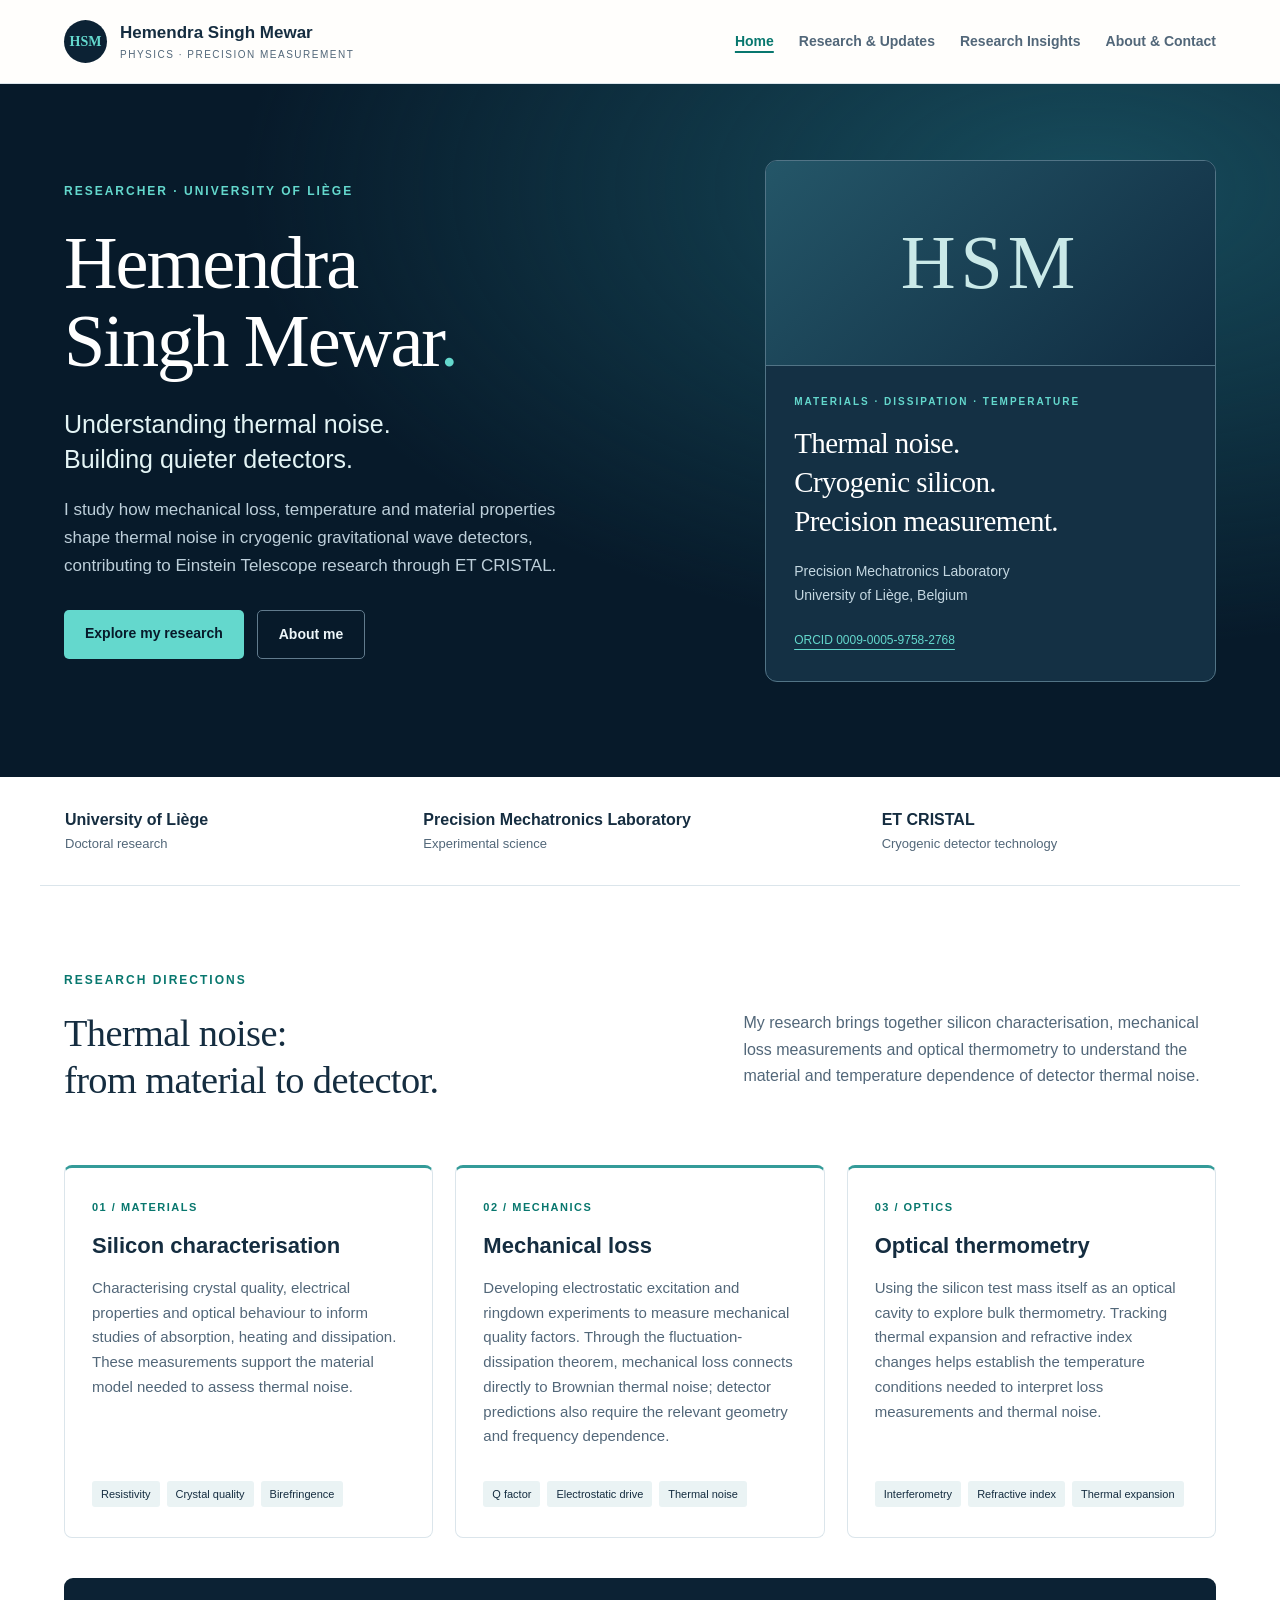
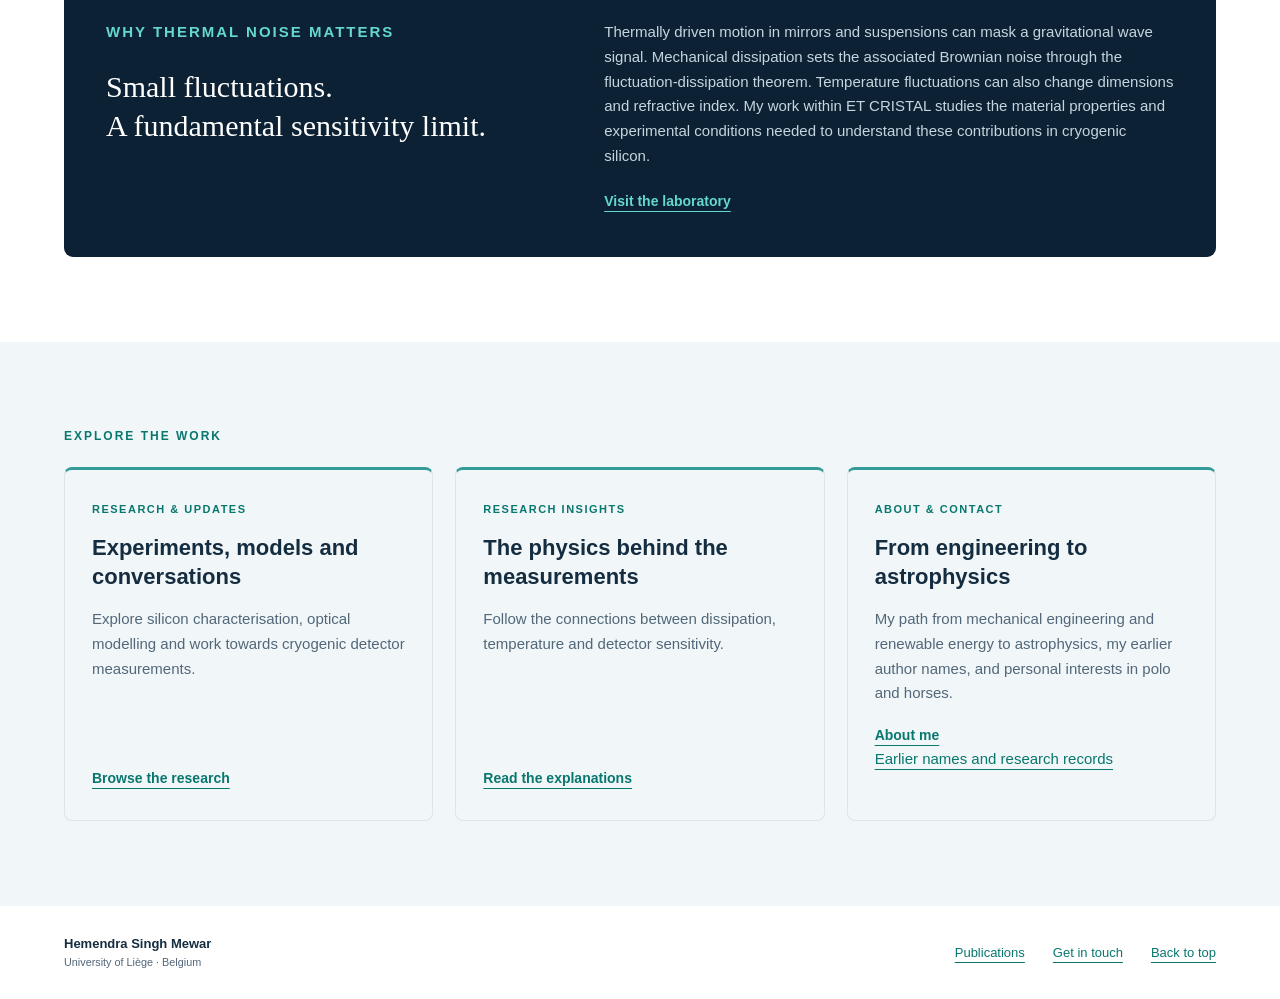
<file: index.html>
<!doctype html>
<html lang="en-GB"><head><meta charset="utf-8"><meta name="viewport" content="width=device-width,initial-scale=1"><title>Hemendra Singh Mewar | Researcher at University of Liège</title><meta name="description" content="Hemendra Singh Mewar researches cryogenic silicon, thermal noise and precision measurement for gravitational wave detectors at the University of Liège."><link rel="stylesheet" href="/styles.css"><link rel="icon" href="/favicon.svg" type="image/svg+xml">
<link rel="canonical" href="https://hemendra-singh-mewar.github.io/">
<meta property="og:type" content="profile">
<meta property="og:title" content="Hemendra Singh Mewar | Researcher at University of Liège">
<meta property="og:description" content="Hemendra Singh Mewar researches cryogenic silicon, thermal noise and precision measurement for gravitational wave detectors at the University of Liège.">
<meta property="og:url" content="https://hemendra-singh-mewar.github.io/">
<meta property="og:site_name" content="Hemendra Singh Mewar">
<meta name="google-site-verification" content="JR2VQ8PAbptnk_IzZrtrrxwMQWZ6d4pefoogbYGWrGA" />
<meta name="author" content="Hemendra Singh Mewar">
<meta property="og:locale" content="en_GB">
<meta name="twitter:card" content="summary">
<meta name="twitter:title" content="Hemendra Singh Mewar | Researcher at University of Liège">
<meta name="twitter:description" content="Hemendra Singh Mewar researches cryogenic silicon, thermal noise and precision measurement for gravitational wave detectors at the University of Liège.">
<script type="application/ld+json">
{
  "@context": "https://schema.org",
  "@graph": [
    {
      "@type": "WebSite",
      "@id": "https://hemendra-singh-mewar.github.io/#website",
      "url": "https://hemendra-singh-mewar.github.io/",
      "name": "Hemendra Singh Mewar",
      "inLanguage": "en-GB",
      "publisher": {
        "@id": "https://hemendra-singh-mewar.github.io/#person"
      }
    },
    {
      "@type": "ProfilePage",
      "@id": "https://hemendra-singh-mewar.github.io/#webpage",
      "url": "https://hemendra-singh-mewar.github.io/",
      "name": "Hemendra Singh Mewar | Researcher at University of Liège",
      "description": "Hemendra Singh Mewar researches cryogenic silicon, thermal noise and precision measurement for gravitational wave detectors at the University of Liège.",
      "inLanguage": "en-GB",
      "isPartOf": {
        "@id": "https://hemendra-singh-mewar.github.io/#website"
      },
      "author": {
        "@id": "https://hemendra-singh-mewar.github.io/#person"
      },
      "mainEntity": {
        "@id": "https://hemendra-singh-mewar.github.io/#person"
      }
    },
    {
      "@type": "Person",
      "@id": "https://hemendra-singh-mewar.github.io/#person",
      "name": "Hemendra Singh Mewar",
      "alternateName": [
        "Hemendra Singh Gahlot",
        "Hemendra Singh Sisodiya",
        "Hemendra Singh",
        "Hemendra"
      ],
      "url": "https://hemendra-singh-mewar.github.io/",
      "jobTitle": "Researcher",
      "affiliation": {
        "@type": "CollegeOrUniversity",
        "name": "University of Liège",
        "url": "https://www.uliege.be/"
      },
      "memberOf": {
        "@type": "Organization",
        "name": "Precision Mechatronics Laboratory",
        "url": "https://www.pml.uliege.be/"
      },
      "description": "Researcher at the University of Liège working on cryogenic silicon, mechanical loss, thermal noise and bulk thermometry for gravitational wave detectors, with a background in mechanical engineering, renewable energy and astrophysics.",
      "identifier": {
        "@type": "PropertyValue",
        "propertyID": "ORCID",
        "value": "0009-0005-9758-2768",
        "url": "https://orcid.org/0009-0005-9758-2768"
      },
      "knowsAbout": [
        "Gravitational wave instrumentation",
        "Cryogenic silicon",
        "Mechanical loss",
        "Thermal noise",
        "Bulk thermometry",
        "Electrostatic actuation",
        "Mechanical engineering",
        "Thermal engineering",
        "Renewable energy",
        "Astrophysics"
      ],
      "sameAs": [
        "https://orcid.org/0009-0005-9758-2768",
        "https://scholar.google.com/citations?user=SB69VpgAAAAJ&hl=en",
        "https://www.researchgate.net/profile/Hemendra-Singh-Mewar",
        "https://hemendrasingh.academia.edu/",
        "https://www.linkedin.com/in/hemendra-singh-mewar/",
        "https://github.com/Hemendra-singh-mewar",
        "https://orbi.uliege.be/profile?uid=p301246"
      ]
    }
  ]
}
</script>
</head>
<body id="top"><a class="skip" href="#main">Skip to content</a><header><a class="brand" href="/"><span class="monogram">HSM</span><span>Hemendra Singh Mewar<small>PHYSICS · PRECISION MEASUREMENT</small></span></a><nav aria-label="Main navigation"><a href="/" aria-current="page">Home</a><a href="/research/">Research &amp; Updates</a><a href="/research-insights/">Research Insights</a><a href="/about/">About &amp; Contact</a></nav></header><main id="main"><section id="home" class="hero"><div class="hero-inner"><div><p class="eyebrow">RESEARCHER · UNIVERSITY OF LIÈGE</p><h1>Hemendra<br>Singh Mewar<span class="period">.</span></h1><p class="hero-sub">Understanding thermal noise.<br>Building quieter detectors.</p><p class="hero-copy">I study how mechanical loss, temperature and material properties shape thermal noise in cryogenic gravitational wave detectors, contributing to Einstein Telescope research through ET CRISTAL.</p><div class="buttons"><a class="button primary" href="#research">Explore my research</a><a class="button ghost" href="/about/">About me</a></div></div>
<aside class="profile"><div class="initials" aria-label="Hemendra Singh Mewar initials">HSM</div><div class="profile-copy"><p class="eyebrow">MATERIALS · DISSIPATION · TEMPERATURE</p><h2>Thermal noise.<br>Cryogenic silicon.<br>Precision measurement.</h2><p>Precision Mechatronics Laboratory<br>University of Liège, Belgium</p><a href="https://orcid.org/0009-0005-9758-2768">ORCID 0009-0005-9758-2768</a></div></aside></div></section><div class="context-strip"><span>University of Liège<small>Doctoral research</small></span><span>Precision Mechatronics Laboratory<small>Experimental science</small></span><span>ET CRISTAL<small>Cryogenic detector technology</small></span></div><section id="research" class="section"><p class="eyebrow">RESEARCH DIRECTIONS</p><div class="section-intro"><h2>Thermal noise:<br>from material to detector.</h2><p>My research brings together silicon characterisation, mechanical loss measurements and optical thermometry to understand the material and temperature dependence of detector thermal noise.</p></div><div class="cards">
<article class="card"><span class="number">01 / MATERIALS</span><h3>Silicon characterisation</h3><p>Characterising crystal quality, electrical properties and optical behaviour to inform studies of absorption, heating and dissipation. These measurements support the material model needed to assess thermal noise.</p><div class="tags"><span>Resistivity</span><span>Crystal quality</span><span>Birefringence</span></div></article>
<article class="card"><span class="number">02 / MECHANICS</span><h3>Mechanical loss</h3><p>Developing electrostatic excitation and ringdown experiments to measure mechanical quality factors. Through the fluctuation-dissipation theorem, mechanical loss connects directly to Brownian thermal noise; detector predictions also require the relevant geometry and frequency dependence.</p><div class="tags"><span>Q factor</span><span>Electrostatic drive</span><span>Thermal noise</span></div></article>
<article class="card"><span class="number">03 / OPTICS</span><h3>Optical thermometry</h3><p>Using the silicon test mass itself as an optical cavity to explore bulk thermometry. Tracking thermal expansion and refractive index changes helps establish the temperature conditions needed to interpret loss measurements and thermal noise.</p><div class="tags"><span>Interferometry</span><span>Refractive index</span><span>Thermal expansion</span></div></article></div>
<div class="feature"><div><p class="eyebrow">WHY THERMAL NOISE MATTERS</p><h3>Small fluctuations.<br>A fundamental sensitivity limit.</h3></div><div><p>Thermally driven motion in mirrors and suspensions can mask a gravitational wave signal. Mechanical dissipation sets the associated Brownian noise through the fluctuation-dissipation theorem. Temperature fluctuations can also change dimensions and refractive index. My work within ET CRISTAL studies the material properties and experimental conditions needed to understand these contributions in cryogenic silicon.</p><a class="text-link" href="https://www.pml.uliege.be/">Visit the laboratory</a></div></div></section><section class="section tinted"><p class="eyebrow">EXPLORE THE WORK</p><div class="cards"><article class="card"><span class="number">RESEARCH &amp; UPDATES</span><h3>Experiments, models and conversations</h3><p>Explore silicon characterisation, optical modelling and work towards cryogenic detector measurements.</p><a class="text-link" href="/research/">Browse the research</a></article><article class="card"><span class="number">RESEARCH INSIGHTS</span><h3>The physics behind the measurements</h3><p>Follow the connections between dissipation, temperature and detector sensitivity.</p><a class="text-link" href="/research-insights/">Read the explanations</a></article><article class="card"><span class="number">ABOUT &amp; CONTACT</span><h3>From engineering to astrophysics</h3><p>My path from mechanical engineering and renewable energy to astrophysics, my earlier author names, and personal interests in polo and horses.</p><a class="text-link" href="/about/">About me</a><p><a href="/about/#names">Earlier names and research records</a></p></article></div></section></main><footer><span>Hemendra Singh Mewar<small>University of Liège · Belgium</small></span><a href="/publications/">Publications</a><a href="/about/#contact">Get in touch</a><a href="#top">Back to top</a></footer><script src="/script.js" defer></script></body></html>
</file>
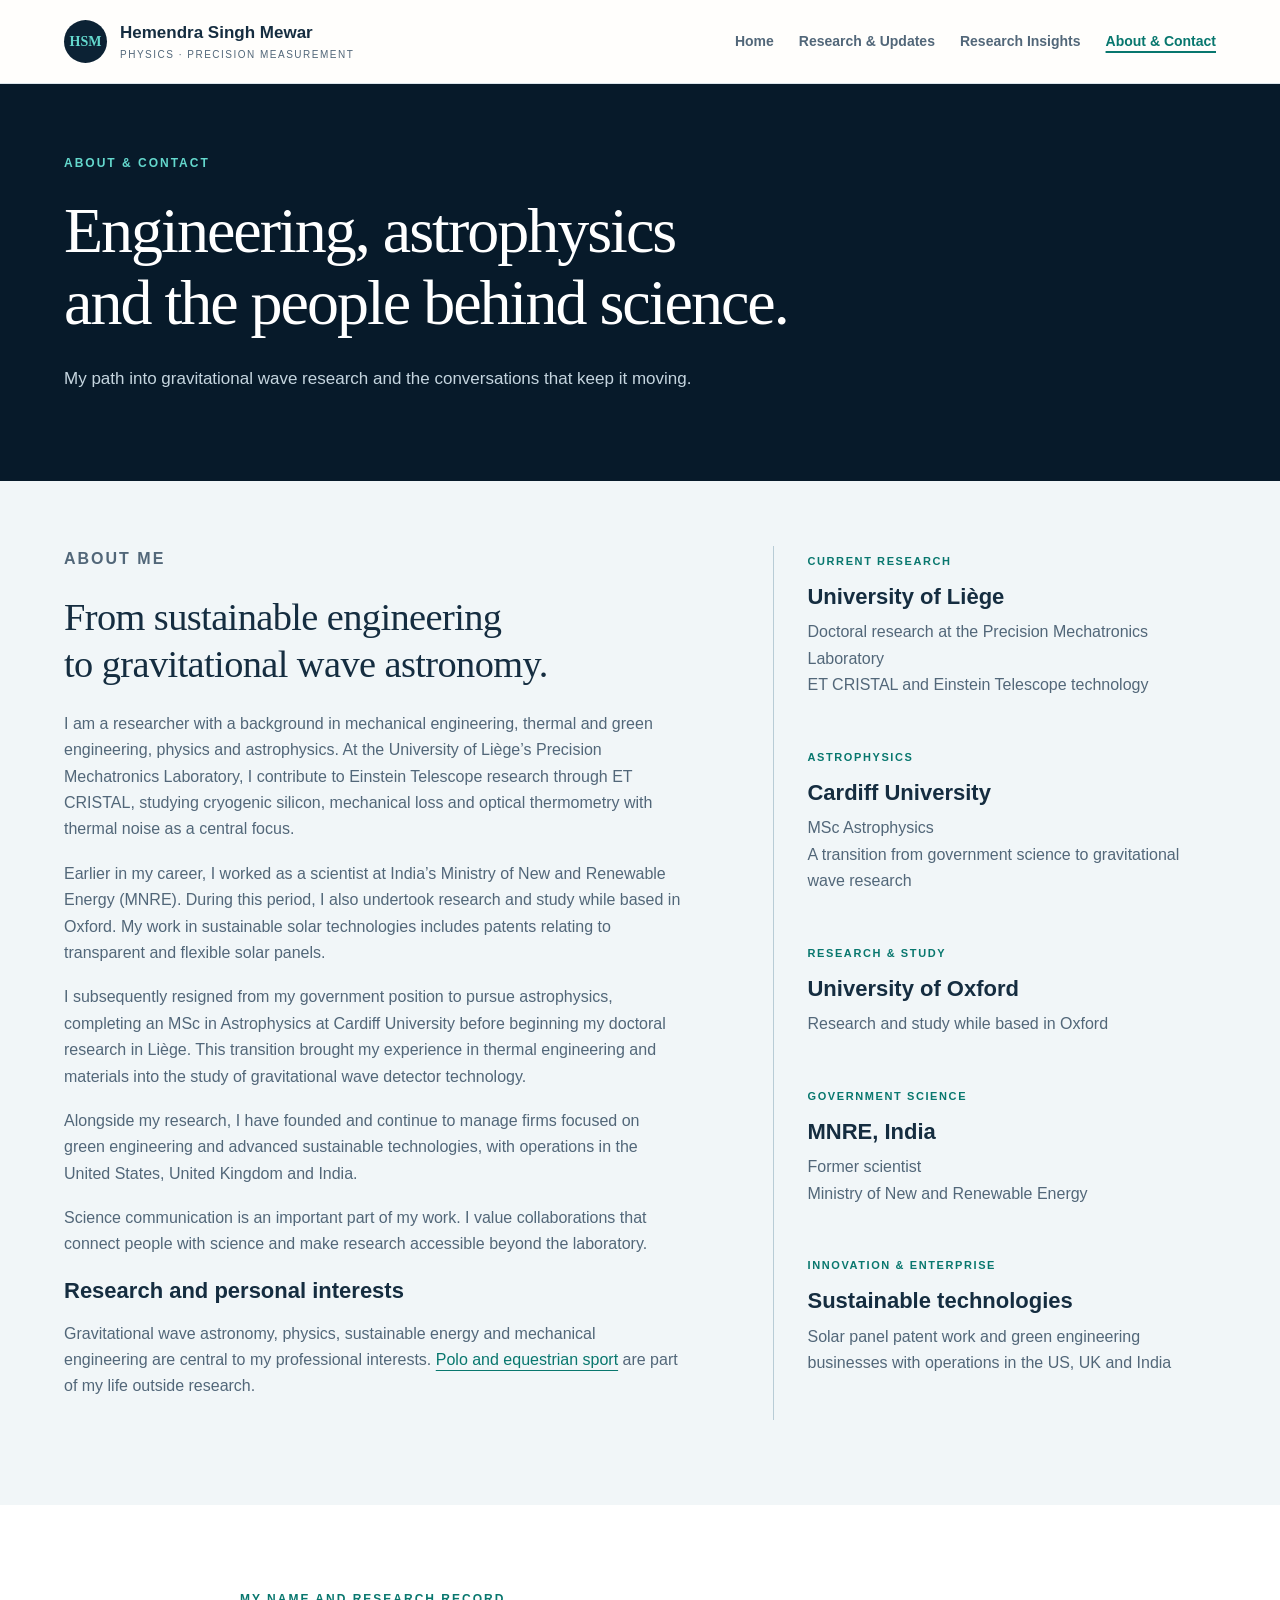
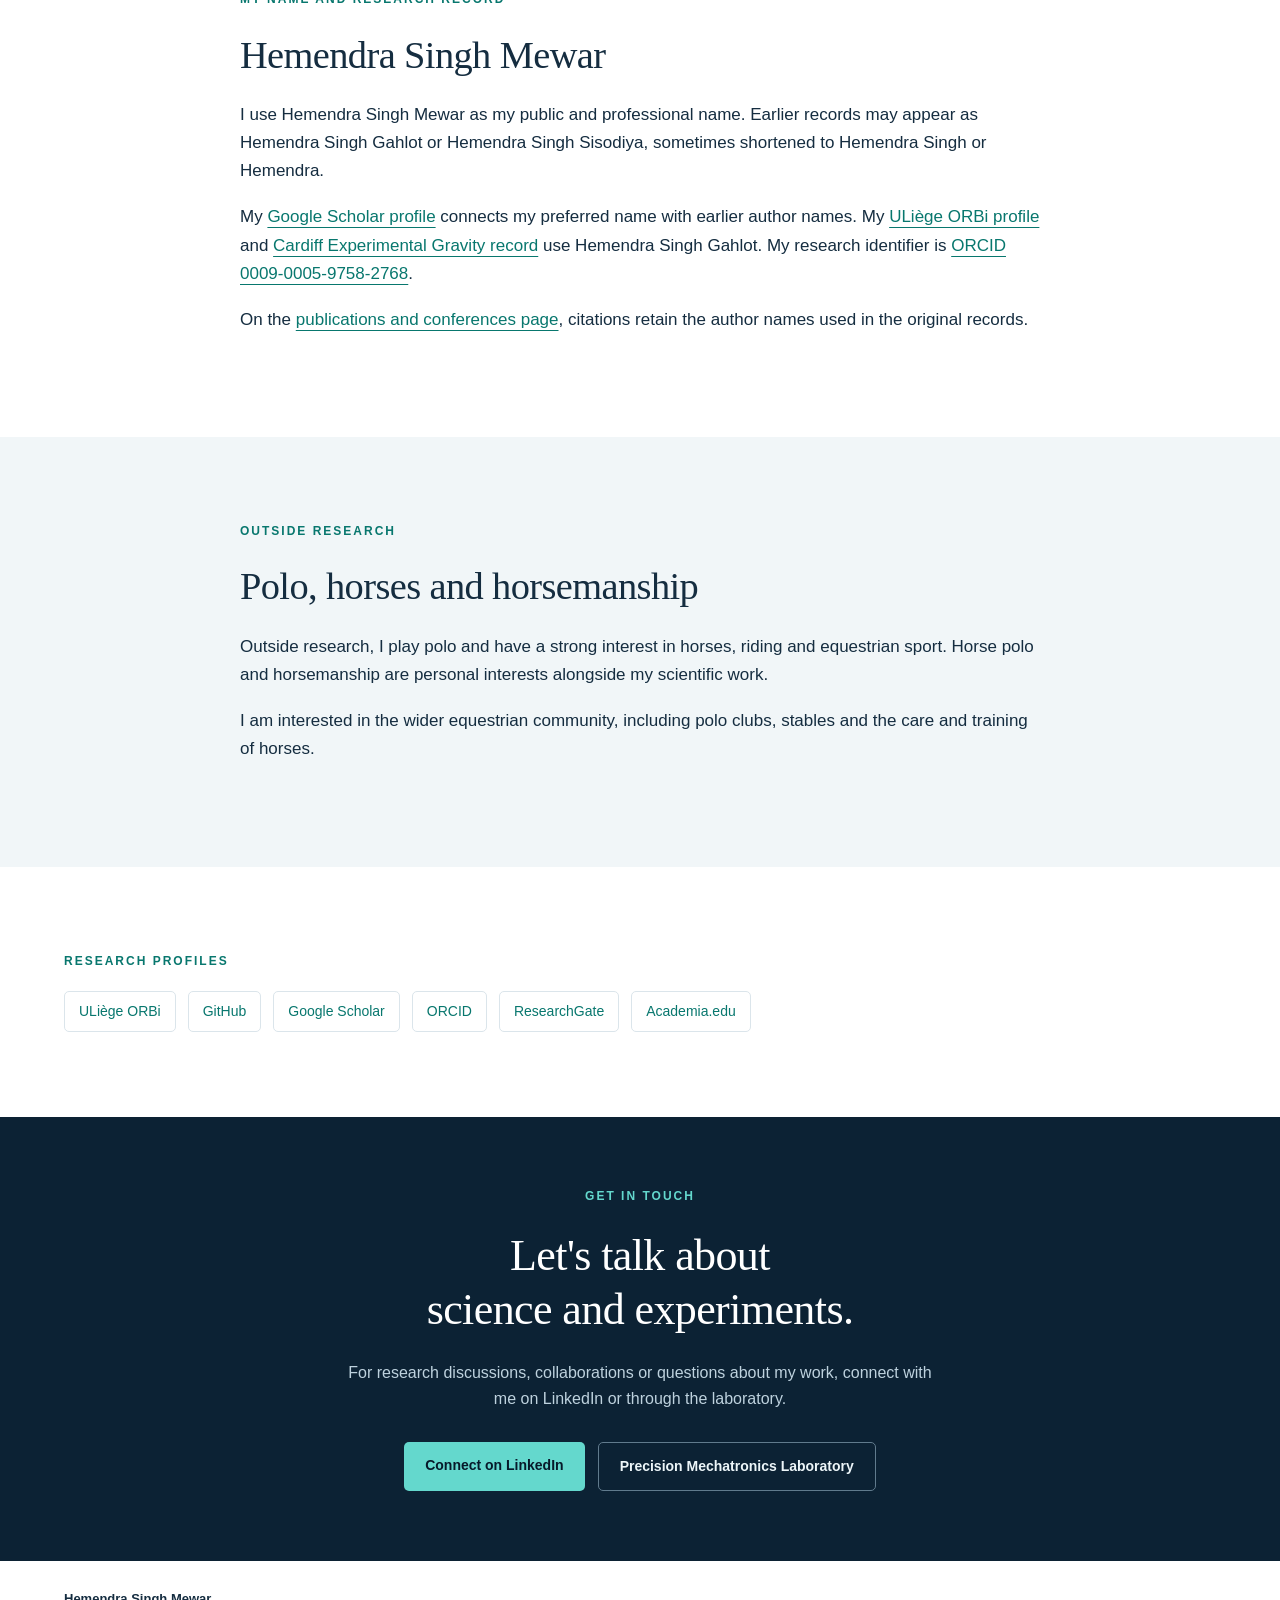
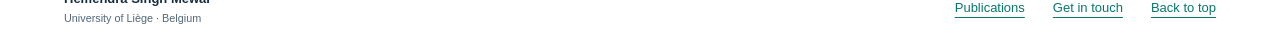
<file: about/index.html>
<!doctype html>
<html lang="en-GB"><head><meta charset="utf-8"><meta name="viewport" content="width=device-width,initial-scale=1"><title>About Hemendra Singh Mewar | Research, Background and Polo</title><meta name="description" content="Hemendra Singh Mewar: researcher at the University of Liège. Engineering and astrophysics, earlier author names, and personal interests in polo and horses."><link rel="stylesheet" href="/styles.css"><link rel="icon" href="/favicon.svg" type="image/svg+xml">
<link rel="canonical" href="https://hemendra-singh-mewar.github.io/about/">
<meta property="og:type" content="profile">
<meta property="og:title" content="About Hemendra Singh Mewar | Research, Background and Polo">
<meta property="og:description" content="Hemendra Singh Mewar: researcher at the University of Liège. Engineering and astrophysics, earlier author names, and personal interests in polo and horses.">
<meta property="og:url" content="https://hemendra-singh-mewar.github.io/about/">
<meta property="og:site_name" content="Hemendra Singh Mewar">
<meta name="google-site-verification" content="JR2VQ8PAbptnk_IzZrtrrxwMQWZ6d4pefoogbYGWrGA" />
<meta name="author" content="Hemendra Singh Mewar">
<meta property="og:locale" content="en_GB">
<meta name="twitter:card" content="summary">
<meta name="twitter:title" content="About Hemendra Singh Mewar | Research, Background and Polo">
<meta name="twitter:description" content="Hemendra Singh Mewar: researcher at the University of Liège. Engineering and astrophysics, earlier author names, and personal interests in polo and horses.">
<script type="application/ld+json">
{
  "@context": "https://schema.org",
  "@graph": [
    {
      "@type": "WebSite",
      "@id": "https://hemendra-singh-mewar.github.io/#website",
      "url": "https://hemendra-singh-mewar.github.io/",
      "name": "Hemendra Singh Mewar",
      "inLanguage": "en-GB",
      "publisher": {
        "@id": "https://hemendra-singh-mewar.github.io/#person"
      }
    },
    {
      "@type": "ProfilePage",
      "@id": "https://hemendra-singh-mewar.github.io/about/#webpage",
      "url": "https://hemendra-singh-mewar.github.io/about/",
      "name": "About Hemendra Singh Mewar | Research, Background and Polo",
      "description": "Hemendra Singh Mewar: researcher at the University of Liège. Engineering and astrophysics, earlier author names, and personal interests in polo and horses.",
      "inLanguage": "en-GB",
      "isPartOf": {
        "@id": "https://hemendra-singh-mewar.github.io/#website"
      },
      "author": {
        "@id": "https://hemendra-singh-mewar.github.io/#person"
      },
      "mainEntity": {
        "@id": "https://hemendra-singh-mewar.github.io/#person"
      }
    },
    {
      "@type": "Person",
      "@id": "https://hemendra-singh-mewar.github.io/#person",
      "name": "Hemendra Singh Mewar",
      "alternateName": [
        "Hemendra Singh Gahlot",
        "Hemendra Singh Sisodiya",
        "Hemendra Singh",
        "Hemendra"
      ],
      "url": "https://hemendra-singh-mewar.github.io/",
      "jobTitle": "Researcher",
      "affiliation": {
        "@type": "CollegeOrUniversity",
        "name": "University of Liège",
        "url": "https://www.uliege.be/"
      },
      "memberOf": {
        "@type": "Organization",
        "name": "Precision Mechatronics Laboratory",
        "url": "https://www.pml.uliege.be/"
      },
      "description": "Researcher at the University of Liège working on cryogenic silicon, mechanical loss, thermal noise and bulk thermometry for gravitational wave detectors, with a background in mechanical engineering, renewable energy and astrophysics.",
      "identifier": {
        "@type": "PropertyValue",
        "propertyID": "ORCID",
        "value": "0009-0005-9758-2768",
        "url": "https://orcid.org/0009-0005-9758-2768"
      },
      "knowsAbout": [
        "Gravitational wave instrumentation",
        "Cryogenic silicon",
        "Mechanical loss",
        "Thermal noise",
        "Bulk thermometry",
        "Electrostatic actuation",
        "Mechanical engineering",
        "Thermal engineering",
        "Renewable energy",
        "Astrophysics"
      ],
      "sameAs": [
        "https://orcid.org/0009-0005-9758-2768",
        "https://scholar.google.com/citations?user=SB69VpgAAAAJ&hl=en",
        "https://www.researchgate.net/profile/Hemendra-Singh-Mewar",
        "https://hemendrasingh.academia.edu/",
        "https://www.linkedin.com/in/hemendra-singh-mewar/",
        "https://github.com/Hemendra-singh-mewar",
        "https://orbi.uliege.be/profile?uid=p301246"
      ]
    },
    {
      "@type": "WebPageElement",
      "@id": "https://hemendra-singh-mewar.github.io/about/#polo",
      "name": "Polo, horses and horsemanship",
      "isPartOf": {
        "@id": "https://hemendra-singh-mewar.github.io/about/#webpage"
      },
      "about": [
        {
          "@id": "https://hemendra-singh-mewar.github.io/#person"
        },
        {
          "@type": "Thing",
          "name": "Polo"
        },
        {
          "@type": "Thing",
          "name": "Horsemanship"
        }
      ],
      "description": "Outside research, Hemendra Singh Mewar plays polo and has a strong interest in horses, riding and equestrian sport."
    }
  ]
}
</script>
</head>
<body id="top"><a class="skip" href="#main">Skip to content</a><header><a class="brand" href="/"><span class="monogram">HSM</span><span>Hemendra Singh Mewar<small>PHYSICS · PRECISION MEASUREMENT</small></span></a><nav aria-label="Main navigation"><a href="/">Home</a><a href="/research/">Research &amp; Updates</a><a href="/research-insights/">Research Insights</a><a href="/about/" aria-current="page">About &amp; Contact</a></nav></header><main id="main"><section class="page-heading"><div><p class="eyebrow">ABOUT &amp; CONTACT</p><h1>Engineering, astrophysics<br>and the people behind science.</h1><p>My path into gravitational wave research and the conversations that keep it moving.</p></div></section><section id="about" class="section tinted about"><div><p class="eyebrow">ABOUT ME</p><h2>From sustainable engineering<br>to gravitational wave astronomy.</h2><p>I am a researcher with a background in mechanical engineering, thermal and green engineering, physics and astrophysics. At the University of Liège’s Precision Mechatronics Laboratory, I contribute to Einstein Telescope research through ET CRISTAL, studying cryogenic silicon, mechanical loss and optical thermometry with thermal noise as a central focus.</p><p>Earlier in my career, I worked as a scientist at India’s Ministry of New and Renewable Energy (MNRE). During this period, I also undertook research and study while based in Oxford. My work in sustainable solar technologies includes patents relating to transparent and flexible solar panels.</p><p>I subsequently resigned from my government position to pursue astrophysics, completing an MSc in Astrophysics at Cardiff University before beginning my doctoral research in Liège. This transition brought my experience in thermal engineering and materials into the study of gravitational wave detector technology.</p><p>Alongside my research, I have founded and continue to manage firms focused on green engineering and advanced sustainable technologies, with operations in the United States, United Kingdom and India.</p><p>Science communication is an important part of my work. I value collaborations that connect people with science and make research accessible beyond the laboratory.</p><h3>Research and personal interests</h3><p>Gravitational wave astronomy, physics, sustainable energy and mechanical engineering are central to my professional interests. <a href="#polo">Polo and equestrian sport</a> are part of my life outside research.</p></div><div class="timeline"><article><span>CURRENT RESEARCH</span><h3>University of Liège</h3><p>Doctoral research at the Precision Mechatronics Laboratory<br>ET CRISTAL and Einstein Telescope technology</p></article><article><span>ASTROPHYSICS</span><h3>Cardiff University</h3><p>MSc Astrophysics<br>A transition from government science to gravitational wave research</p></article><article><span>RESEARCH &amp; STUDY</span><h3>University of Oxford</h3><p>Research and study while based in Oxford</p></article><article><span>GOVERNMENT SCIENCE</span><h3>MNRE, India</h3><p>Former scientist<br>Ministry of New and Renewable Energy</p></article><article><span>INNOVATION &amp; ENTERPRISE</span><h3>Sustainable technologies</h3><p>Solar panel patent work and green engineering businesses with operations in the US, UK and India</p></article></div></section><section id="names" class="section"><div class="reading-column"><p class="eyebrow">MY NAME AND RESEARCH RECORD</p><h2>Hemendra Singh Mewar</h2><p>I use Hemendra Singh Mewar as my public and professional name. Earlier records may appear as Hemendra Singh Gahlot or Hemendra Singh Sisodiya, sometimes shortened to Hemendra Singh or Hemendra.</p><p>My <a href="https://scholar.google.com/citations?user=SB69VpgAAAAJ&amp;hl=en">Google Scholar profile</a> connects my preferred name with earlier author names. My <a href="https://orbi.uliege.be/profile?uid=p301246">ULiège ORBi profile</a> and <a href="https://exp.gravity.cf.ac.uk/people/">Cardiff Experimental Gravity record</a> use Hemendra Singh Gahlot. My research identifier is <a href="https://orcid.org/0009-0005-9758-2768">ORCID 0009-0005-9758-2768</a>.</p><p>On the <a href="/publications/">publications and conferences page</a>, citations retain the author names used in the original records.</p></div></section><section id="polo" class="section tinted"><div class="reading-column"><p class="eyebrow">OUTSIDE RESEARCH</p><h2>Polo, horses and horsemanship</h2><p>Outside research, I play polo and have a strong interest in horses, riding and equestrian sport. Horse polo and horsemanship are personal interests alongside my scientific work.</p><p>I am interested in the wider equestrian community, including polo clubs, stables and the care and training of horses.</p></div></section><section class="section"><p class="eyebrow">RESEARCH PROFILES</p><div class="profile-links"><a href="https://orbi.uliege.be/profile?uid=p301246">ULiège ORBi</a><a href="https://github.com/Hemendra-singh-mewar">GitHub</a><a href="https://scholar.google.com/citations?user=SB69VpgAAAAJ&amp;hl=en">Google Scholar</a><a href="https://orcid.org/0009-0005-9758-2768">ORCID</a><a href="https://www.researchgate.net/profile/Hemendra-Singh-Mewar">ResearchGate</a><a href="https://hemendrasingh.academia.edu/">Academia.edu</a></div></section><section id="contact" class="contact"><p class="eyebrow">GET IN TOUCH</p><h2>Let's talk about<br>science and experiments.</h2><p>For research discussions, collaborations or questions about my work, connect with me on LinkedIn or through the laboratory.</p><div class="buttons"><a class="button primary" href="https://www.linkedin.com/in/hemendra-singh-mewar/">Connect on LinkedIn</a><a class="button ghost" href="https://www.pml.uliege.be/">Precision Mechatronics Laboratory</a></div></section></main><footer><span>Hemendra Singh Mewar<small>University of Liège · Belgium</small></span><a href="/publications/">Publications</a><a href="/about/#contact">Get in touch</a><a href="#top">Back to top</a></footer><script src="/script.js" defer></script></body></html>
</file>
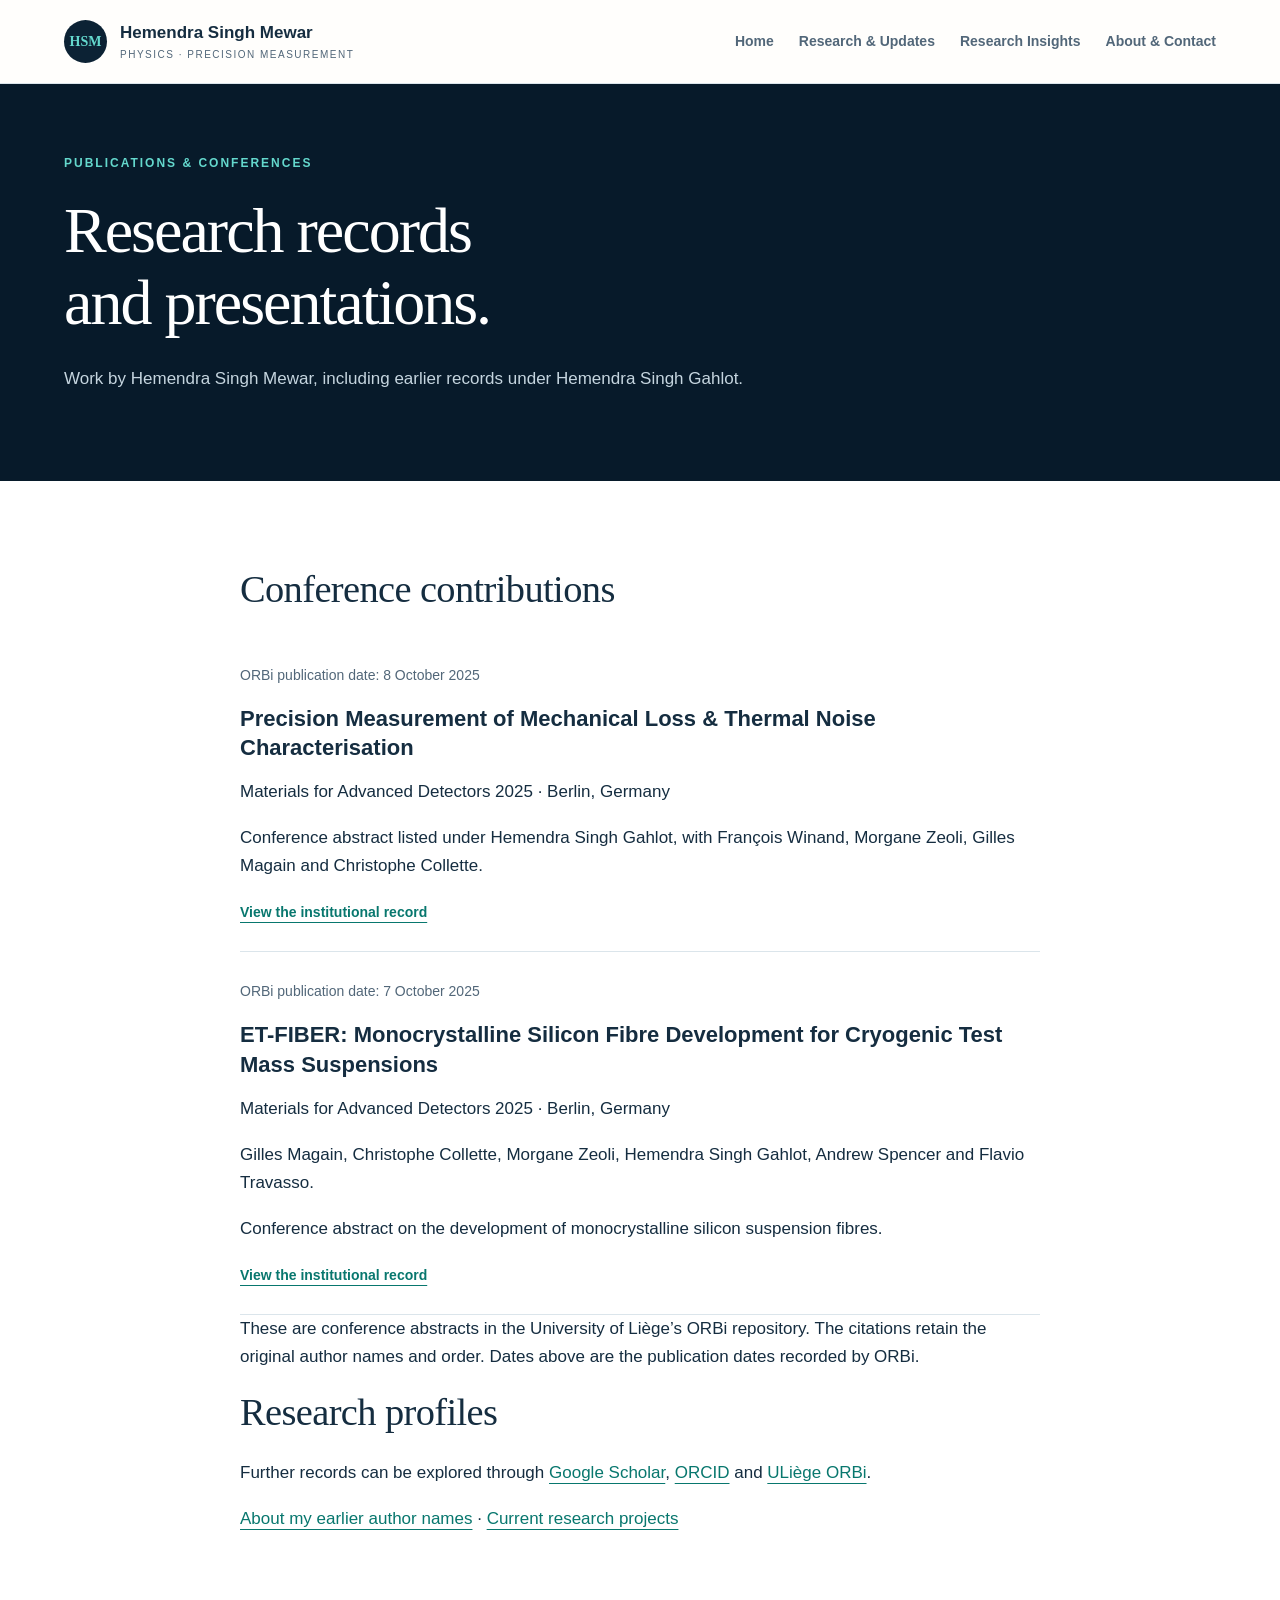
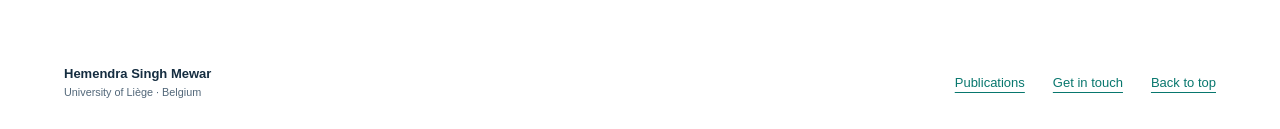
<file: publications/index.html>
<!doctype html>
<html lang="en-GB"><head><meta charset="utf-8"><meta name="viewport" content="width=device-width,initial-scale=1"><title>Publications and Conferences | Hemendra Singh Mewar</title><meta name="description" content="Research records and conference contributions by Hemendra Singh Mewar, including work published under Hemendra Singh Gahlot at the University of Liège."><link rel="stylesheet" href="/styles.css"><link rel="icon" href="/favicon.svg" type="image/svg+xml">
<link rel="canonical" href="https://hemendra-singh-mewar.github.io/publications/">
<meta property="og:type" content="website">
<meta property="og:title" content="Publications and Conferences | Hemendra Singh Mewar">
<meta property="og:description" content="Research records and conference contributions by Hemendra Singh Mewar, including work published under Hemendra Singh Gahlot at the University of Liège.">
<meta property="og:url" content="https://hemendra-singh-mewar.github.io/publications/">
<meta property="og:site_name" content="Hemendra Singh Mewar">

<meta name="google-site-verification" content="JR2VQ8PAbptnk_IzZrtrrxwMQWZ6d4pefoogbYGWrGA" />
<meta name="author" content="Hemendra Singh Mewar">
<meta property="og:locale" content="en_GB">
<meta name="twitter:card" content="summary">
<meta name="twitter:title" content="Publications and Conferences | Hemendra Singh Mewar">
<meta name="twitter:description" content="Research records and conference contributions by Hemendra Singh Mewar, including work published under Hemendra Singh Gahlot at the University of Liège.">
<script type="application/ld+json">
{
  "@context": "https://schema.org",
  "@graph": [
    {
      "@type": "WebSite",
      "@id": "https://hemendra-singh-mewar.github.io/#website",
      "url": "https://hemendra-singh-mewar.github.io/",
      "name": "Hemendra Singh Mewar",
      "inLanguage": "en-GB",
      "publisher": {
        "@id": "https://hemendra-singh-mewar.github.io/#person"
      }
    },
    {
      "@type": "WebPage",
      "@id": "https://hemendra-singh-mewar.github.io/publications/#webpage",
      "url": "https://hemendra-singh-mewar.github.io/publications/",
      "name": "Publications and Conferences | Hemendra Singh Mewar",
      "description": "Research records and conference contributions by Hemendra Singh Mewar, including work published under Hemendra Singh Gahlot at the University of Liège.",
      "inLanguage": "en-GB",
      "isPartOf": {
        "@id": "https://hemendra-singh-mewar.github.io/#website"
      },
      "author": {
        "@id": "https://hemendra-singh-mewar.github.io/#person"
      },
      "about": {
        "@id": "https://hemendra-singh-mewar.github.io/#person"
      }
    },
    {
      "@type": "CreativeWork",
      "@id": "https://orbi.uliege.be/handle/2268/340116",
      "url": "https://orbi.uliege.be/handle/2268/340116",
      "name": "Precision Measurement of Mechanical Loss & Thermal Noise Characterisation",
      "genre": "Conference abstract",
      "datePublished": "2025-10-08",
      "author": [
        {
          "@id": "https://hemendra-singh-mewar.github.io/#person"
        },
        {
          "@type": "Person",
          "name": "François Winand"
        },
        {
          "@type": "Person",
          "name": "Morgane Zeoli"
        },
        {
          "@type": "Person",
          "name": "Gilles Magain"
        },
        {
          "@type": "Person",
          "name": "Christophe Collette"
        }
      ]
    },
    {
      "@type": "CreativeWork",
      "@id": "https://orbi.uliege.be/handle/2268/338851",
      "url": "https://orbi.uliege.be/handle/2268/338851",
      "name": "ET-FIBER: Monocrystalline Silicon Fibre Development for Cryogenic Test Mass Suspensions",
      "genre": "Conference abstract",
      "datePublished": "2025-10-07",
      "author": [
        {
          "@type": "Person",
          "name": "Gilles Magain"
        },
        {
          "@type": "Person",
          "name": "Christophe Collette"
        },
        {
          "@type": "Person",
          "name": "Morgane Zeoli"
        },
        {
          "@id": "https://hemendra-singh-mewar.github.io/#person"
        },
        {
          "@type": "Person",
          "name": "Andrew Spencer"
        },
        {
          "@type": "Person",
          "name": "Flavio Travasso"
        }
      ]
    }
  ]
}
</script>
</head>
<body id="top"><a class="skip" href="#main">Skip to content</a><header><a class="brand" href="/"><span class="monogram">HSM</span><span>Hemendra Singh Mewar<small>PHYSICS · PRECISION MEASUREMENT</small></span></a><nav aria-label="Main navigation"><a href="/">Home</a><a href="/research/">Research &amp; Updates</a><a href="/research-insights/">Research Insights</a><a href="/about/">About &amp; Contact</a></nav></header><main id="main"><section class="page-heading"><div><p class="eyebrow">PUBLICATIONS &amp; CONFERENCES</p><h1>Research records<br>and presentations.</h1><p>Work by Hemendra Singh Mewar, including earlier records under Hemendra Singh Gahlot.</p></div></section><section class="section"><div class="reading-column"><h2>Conference contributions</h2><article class="talk"><time datetime="2025-10-08">ORBi publication date: 8 October 2025</time><h3>Precision Measurement of Mechanical Loss &amp; Thermal Noise Characterisation</h3><p>Materials for Advanced Detectors 2025 · Berlin, Germany</p><p>Conference abstract listed under Hemendra Singh Gahlot, with François Winand, Morgane Zeoli, Gilles Magain and Christophe Collette.</p><a class="text-link" href="https://orbi.uliege.be/handle/2268/340116">View the institutional record</a></article><article class="talk"><time datetime="2025-10-07">ORBi publication date: 7 October 2025</time><h3>ET-FIBER: Monocrystalline Silicon Fibre Development for Cryogenic Test Mass Suspensions</h3><p>Materials for Advanced Detectors 2025 · Berlin, Germany</p><p>Gilles Magain, Christophe Collette, Morgane Zeoli, Hemendra Singh Gahlot, Andrew Spencer and Flavio Travasso.</p><p>Conference abstract on the development of monocrystalline silicon suspension fibres.</p><a class="text-link" href="https://orbi.uliege.be/handle/2268/338851">View the institutional record</a></article><p>These are conference abstracts in the University of Liège’s ORBi repository. The citations retain the original author names and order. Dates above are the publication dates recorded by ORBi.</p><h2>Research profiles</h2><p>Further records can be explored through <a href="https://scholar.google.com/citations?user=SB69VpgAAAAJ&amp;hl=en">Google Scholar</a>, <a href="https://orcid.org/0009-0005-9758-2768">ORCID</a> and <a href="https://orbi.uliege.be/profile?uid=p301246">ULiège ORBi</a>.</p><p><a href="/about/#names">About my earlier author names</a> · <a href="/research/">Current research projects</a></p></div></section></main><footer><span>Hemendra Singh Mewar<small>University of Liège · Belgium</small></span><a href="/publications/" aria-current="page">Publications</a><a href="/about/#contact">Get in touch</a><a href="#top">Back to top</a></footer><script src="/script.js" defer></script></body></html>
</file>
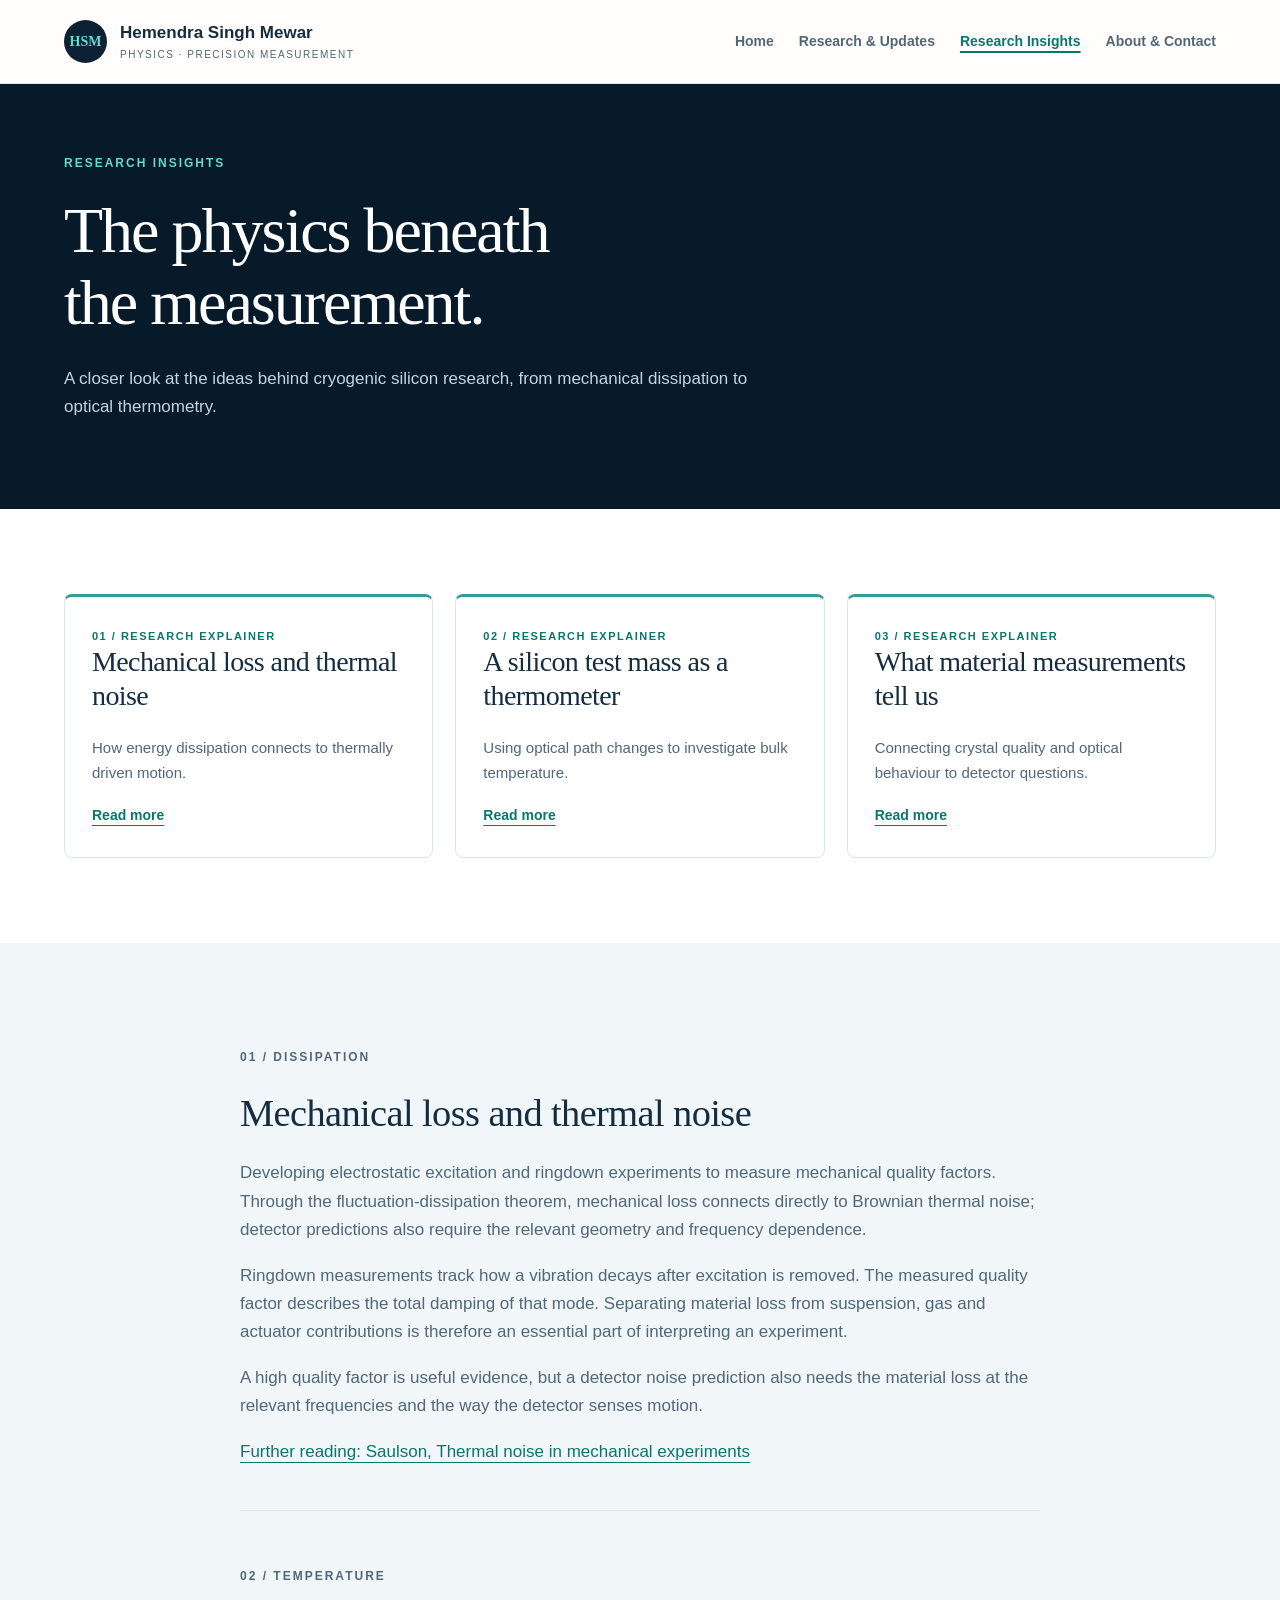
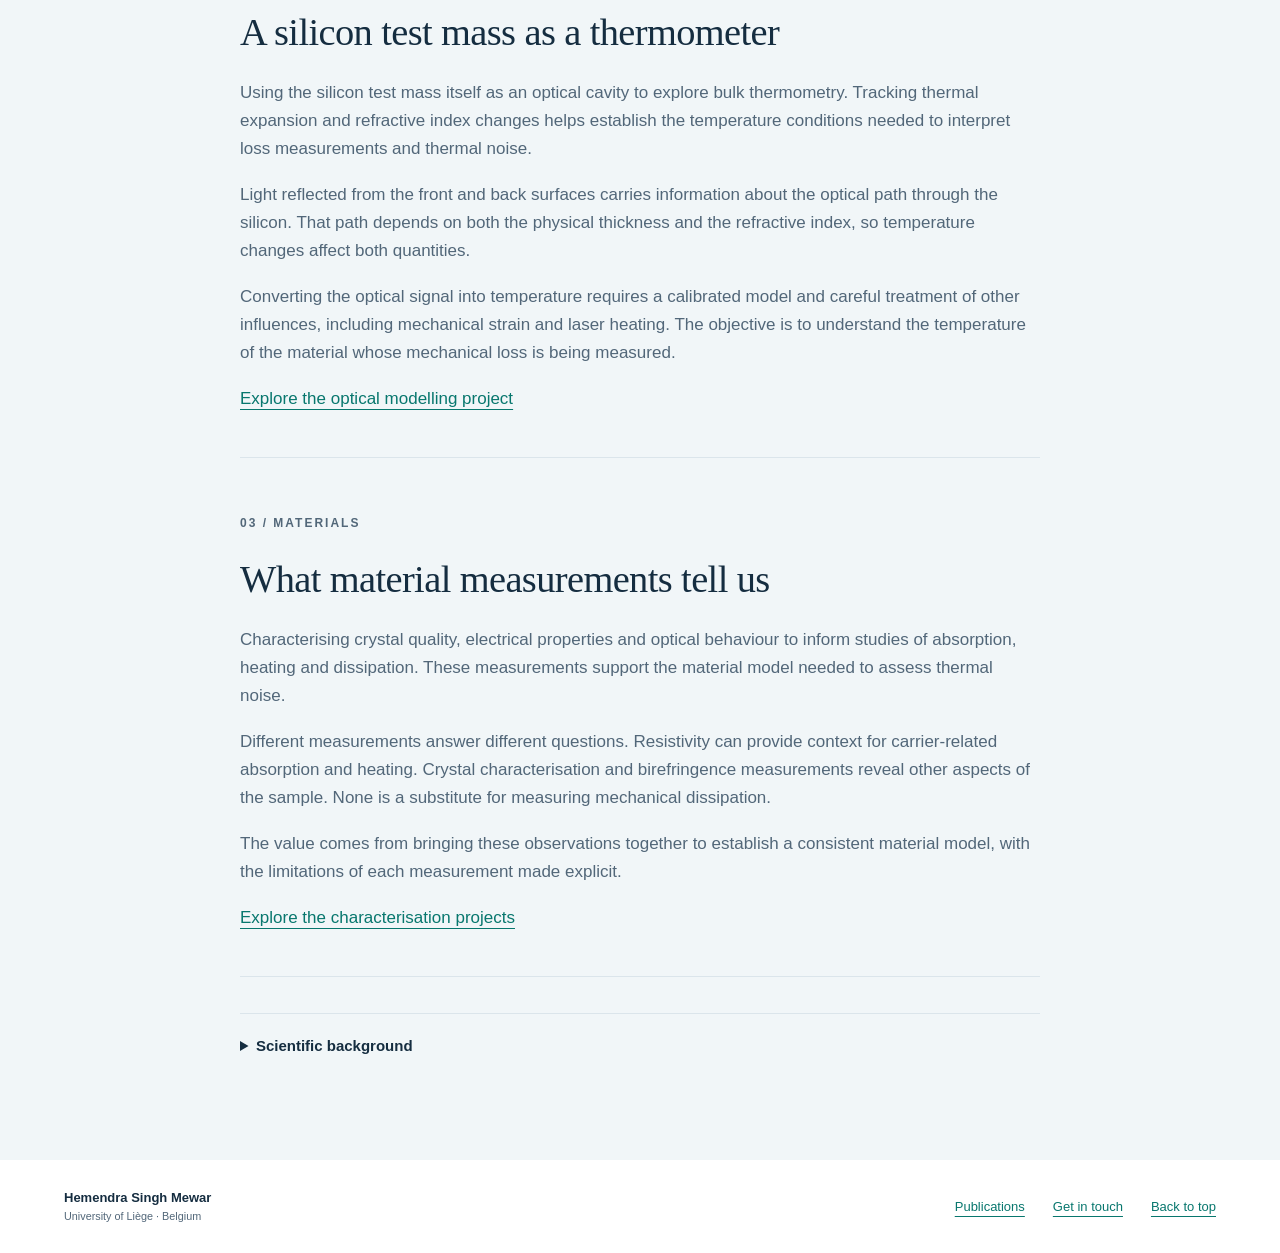
<file: research-insights/index.html>
<!doctype html>
<html lang="en-GB"><head><meta charset="utf-8"><meta name="viewport" content="width=device-width,initial-scale=1"><title>Research Insights | Hemendra Singh Mewar</title><meta name="description" content="Hemendra Singh Mewar explains thermal noise, mechanical loss, silicon characterisation and optical bulk thermometry for gravitational wave detectors."><link rel="stylesheet" href="/styles.css"><link rel="icon" href="/favicon.svg" type="image/svg+xml">
<link rel="canonical" href="https://hemendra-singh-mewar.github.io/research-insights/">
<meta property="og:type" content="website">
<meta property="og:title" content="Research Insights | Hemendra Singh Mewar">
<meta property="og:description" content="Hemendra Singh Mewar explains thermal noise, mechanical loss, silicon characterisation and optical bulk thermometry for gravitational wave detectors.">
<meta property="og:url" content="https://hemendra-singh-mewar.github.io/research-insights/">
<meta property="og:site_name" content="Hemendra Singh Mewar">

<meta name="google-site-verification" content="JR2VQ8PAbptnk_IzZrtrrxwMQWZ6d4pefoogbYGWrGA" />
<meta name="author" content="Hemendra Singh Mewar">
<meta property="og:locale" content="en_GB">
<meta name="twitter:card" content="summary">
<meta name="twitter:title" content="Research Insights | Hemendra Singh Mewar">
<meta name="twitter:description" content="Hemendra Singh Mewar explains thermal noise, mechanical loss, silicon characterisation and optical bulk thermometry for gravitational wave detectors.">
<script type="application/ld+json">
{
  "@context": "https://schema.org",
  "@graph": [
    {
      "@type": "WebSite",
      "@id": "https://hemendra-singh-mewar.github.io/#website",
      "url": "https://hemendra-singh-mewar.github.io/",
      "name": "Hemendra Singh Mewar",
      "inLanguage": "en-GB",
      "publisher": {
        "@id": "https://hemendra-singh-mewar.github.io/#person"
      }
    },
    {
      "@type": "WebPage",
      "@id": "https://hemendra-singh-mewar.github.io/research-insights/#webpage",
      "url": "https://hemendra-singh-mewar.github.io/research-insights/",
      "name": "Research Insights | Hemendra Singh Mewar",
      "description": "Hemendra Singh Mewar explains thermal noise, mechanical loss, silicon characterisation and optical bulk thermometry for gravitational wave detectors.",
      "inLanguage": "en-GB",
      "isPartOf": {
        "@id": "https://hemendra-singh-mewar.github.io/#website"
      },
      "author": {
        "@id": "https://hemendra-singh-mewar.github.io/#person"
      },
      "about": {
        "@id": "https://hemendra-singh-mewar.github.io/#person"
      }
    }
  ]
}
</script>
</head>
<body id="top"><a class="skip" href="#main">Skip to content</a><header><a class="brand" href="/"><span class="monogram">HSM</span><span>Hemendra Singh Mewar<small>PHYSICS · PRECISION MEASUREMENT</small></span></a><nav aria-label="Main navigation"><a href="/">Home</a><a href="/research/">Research &amp; Updates</a><a href="/research-insights/" aria-current="page">Research Insights</a><a href="/about/">About &amp; Contact</a></nav></header><main id="main"><section class="page-heading"><div><p class="eyebrow">RESEARCH INSIGHTS</p><h1>The physics beneath<br>the measurement.</h1><p>A closer look at the ideas behind cryogenic silicon research, from mechanical dissipation to optical thermometry.</p></div></section><section class="section"><div class="cards"><article class="card"><span class="number">01 / RESEARCH EXPLAINER</span><h2>Mechanical loss and thermal noise</h2><p>How energy dissipation connects to thermally driven motion.</p><a class="text-link" href="#mechanical-loss">Read more</a></article><article class="card"><span class="number">02 / RESEARCH EXPLAINER</span><h2>A silicon test mass as a thermometer</h2><p>Using optical path changes to investigate bulk temperature.</p><a class="text-link" href="#optical-thermometry">Read more</a></article><article class="card"><span class="number">03 / RESEARCH EXPLAINER</span><h2>What material measurements tell us</h2><p>Connecting crystal quality and optical behaviour to detector questions.</p><a class="text-link" href="#silicon-characterisation">Read more</a></article></div></section><section class="section tinted"><div class="reading-column"><article id="mechanical-loss" class="explainer"><p class="eyebrow">01 / DISSIPATION</p><h2>Mechanical loss and thermal noise</h2><p>Developing electrostatic excitation and ringdown experiments to measure mechanical quality factors. Through the fluctuation-dissipation theorem, mechanical loss connects directly to Brownian thermal noise; detector predictions also require the relevant geometry and frequency dependence.</p><p>Ringdown measurements track how a vibration decays after excitation is removed. The measured quality factor describes the total damping of that mode. Separating material loss from suspension, gas and actuator contributions is therefore an essential part of interpreting an experiment.</p><p>A high quality factor is useful evidence, but a detector noise prediction also needs the material loss at the relevant frequencies and the way the detector senses motion.</p><a href="https://doi.org/10.1103/PhysRevD.42.2437">Further reading: Saulson, Thermal noise in mechanical experiments</a></article><article id="optical-thermometry" class="explainer"><p class="eyebrow">02 / TEMPERATURE</p><h2>A silicon test mass as a thermometer</h2><p>Using the silicon test mass itself as an optical cavity to explore bulk thermometry. Tracking thermal expansion and refractive index changes helps establish the temperature conditions needed to interpret loss measurements and thermal noise.</p><p>Light reflected from the front and back surfaces carries information about the optical path through the silicon. That path depends on both the physical thickness and the refractive index, so temperature changes affect both quantities.</p><p>Converting the optical signal into temperature requires a calibrated model and careful treatment of other influences, including mechanical strain and laser heating. The objective is to understand the temperature of the material whose mechanical loss is being measured.</p><a href="/research/#projects">Explore the optical modelling project</a></article><article id="silicon-characterisation" class="explainer"><p class="eyebrow">03 / MATERIALS</p><h2>What material measurements tell us</h2><p>Characterising crystal quality, electrical properties and optical behaviour to inform studies of absorption, heating and dissipation. These measurements support the material model needed to assess thermal noise.</p><p>Different measurements answer different questions. Resistivity can provide context for carrier-related absorption and heating. Crystal characterisation and birefringence measurements reveal other aspects of the sample. None is a substitute for measuring mechanical dissipation.</p><p>The value comes from bringing these observations together to establish a consistent material model, with the limitations of each measurement made explicit.</p><a href="/research/#projects">Explore the characterisation projects</a></article><details class="research-reading"><summary>Scientific background</summary><p>Background literature and methods, separate from my own project outputs.</p><ul><li><a href="https://doi.org/10.1103/PhysRevD.42.2437">Saulson: Thermal noise in mechanical experiments</a></li><li><a href="https://arxiv.org/abs/gr-qc/9707013">Levin: Internal thermal noise in the LIGO test masses</a></li><li><a href="https://docs.lammps.org/latest/Howto_kappa.html">LAMMPS: thermal conductivity methods</a></li></ul></details></div></section></main><footer><span>Hemendra Singh Mewar<small>University of Liège · Belgium</small></span><a href="/publications/">Publications</a><a href="/about/#contact">Get in touch</a><a href="#top">Back to top</a></footer><script src="/script.js" defer></script></body></html>
</file>
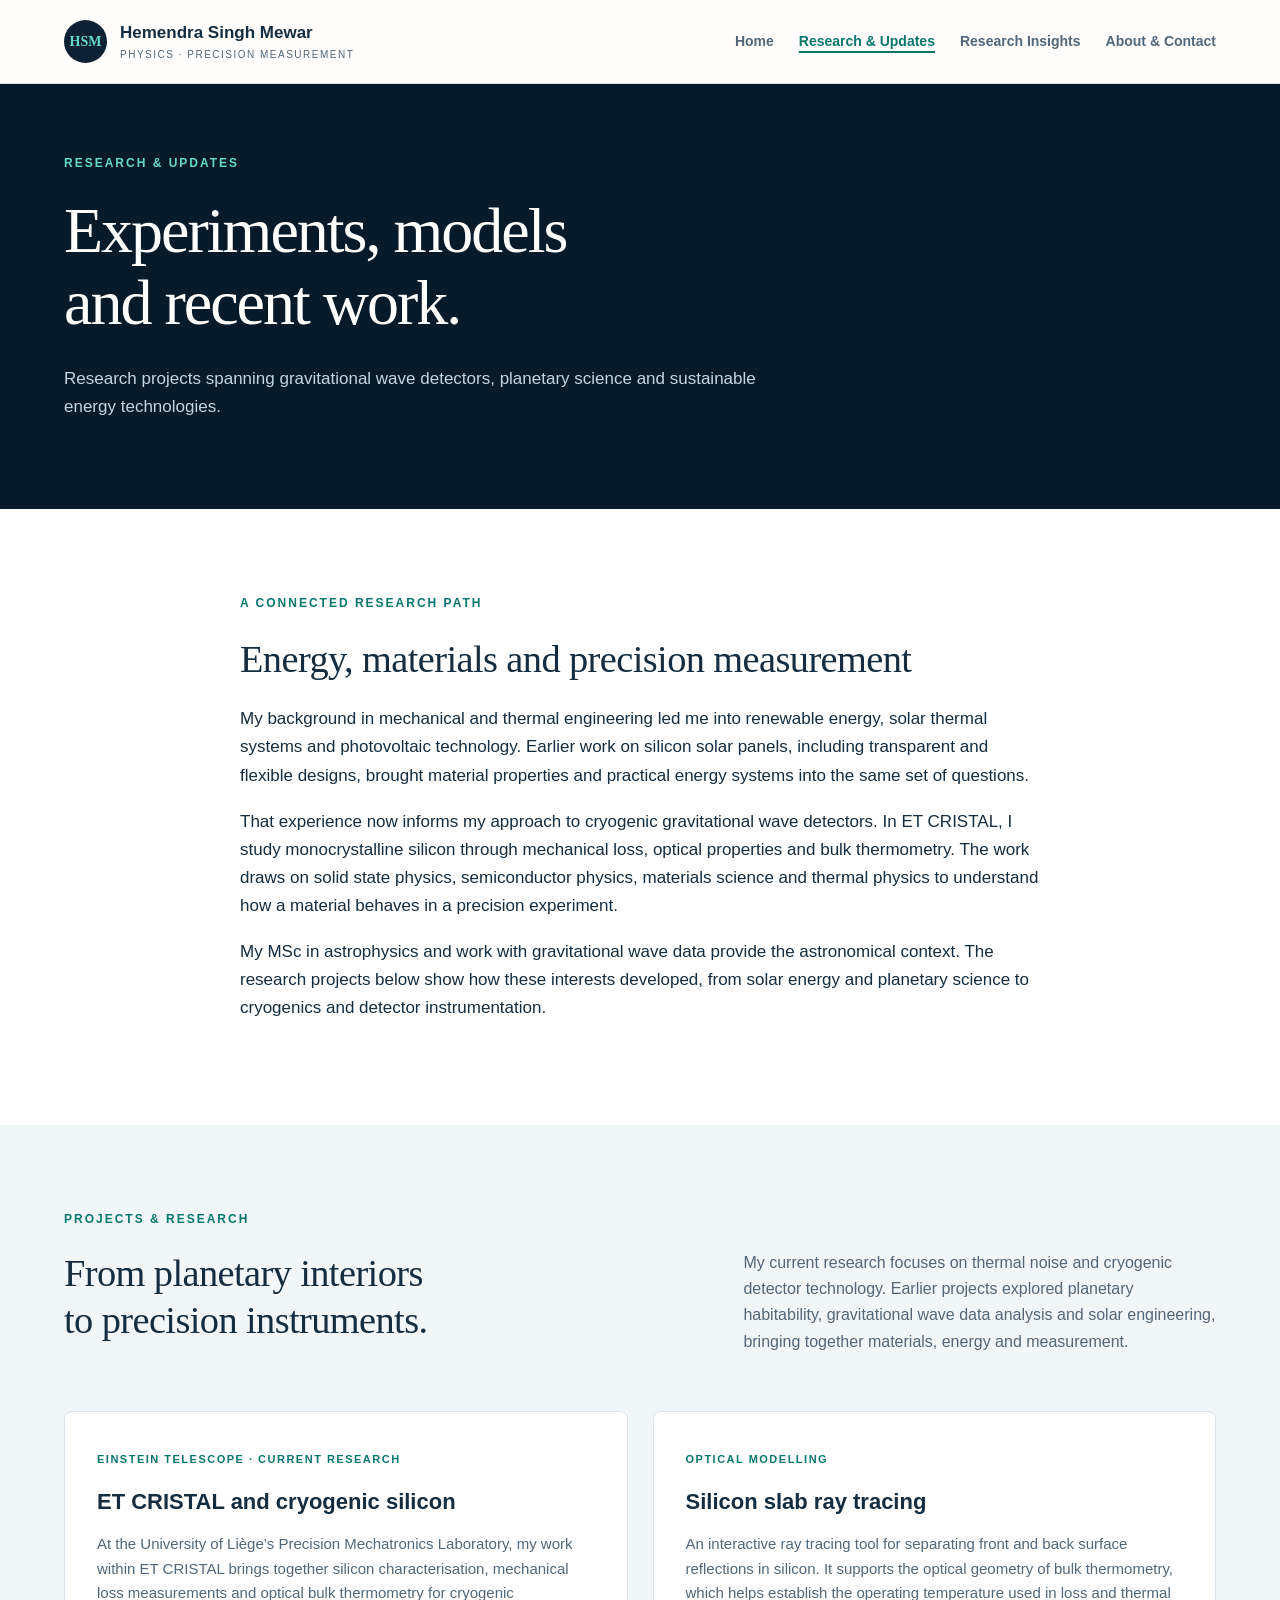
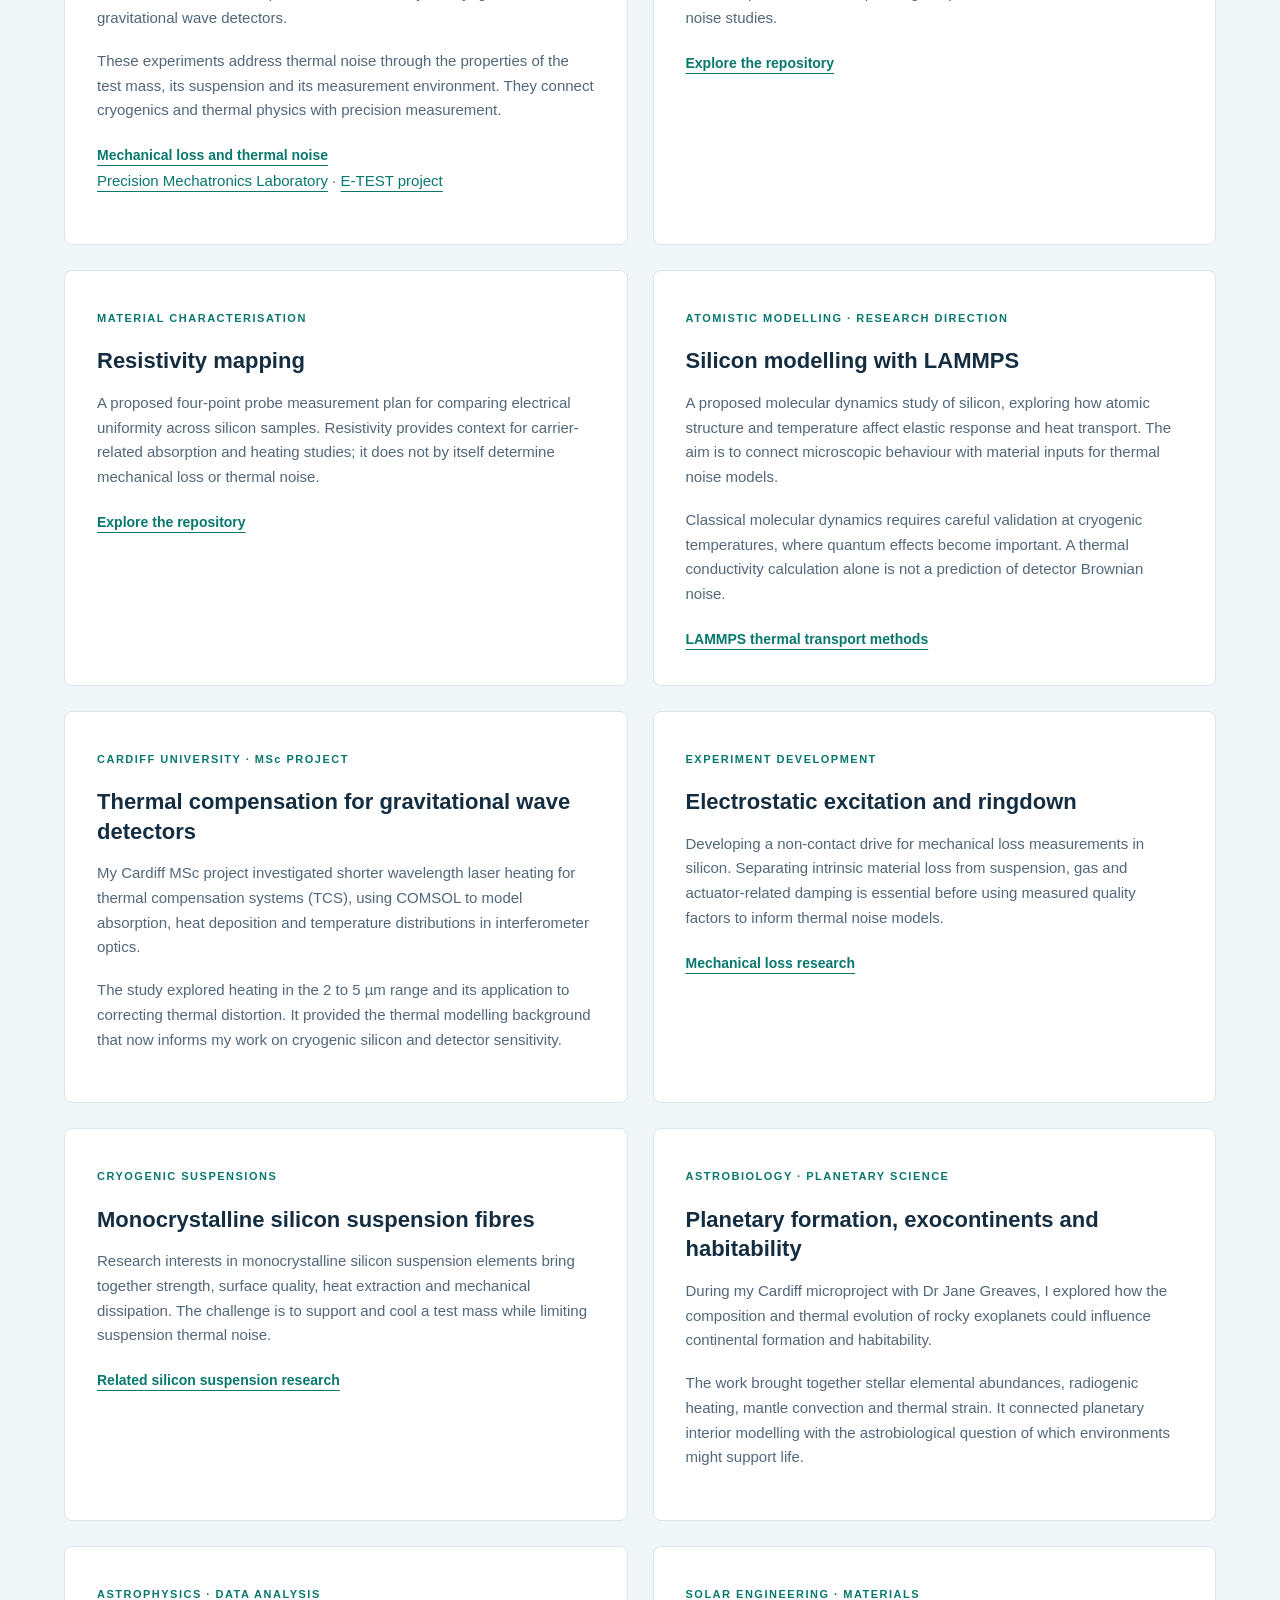
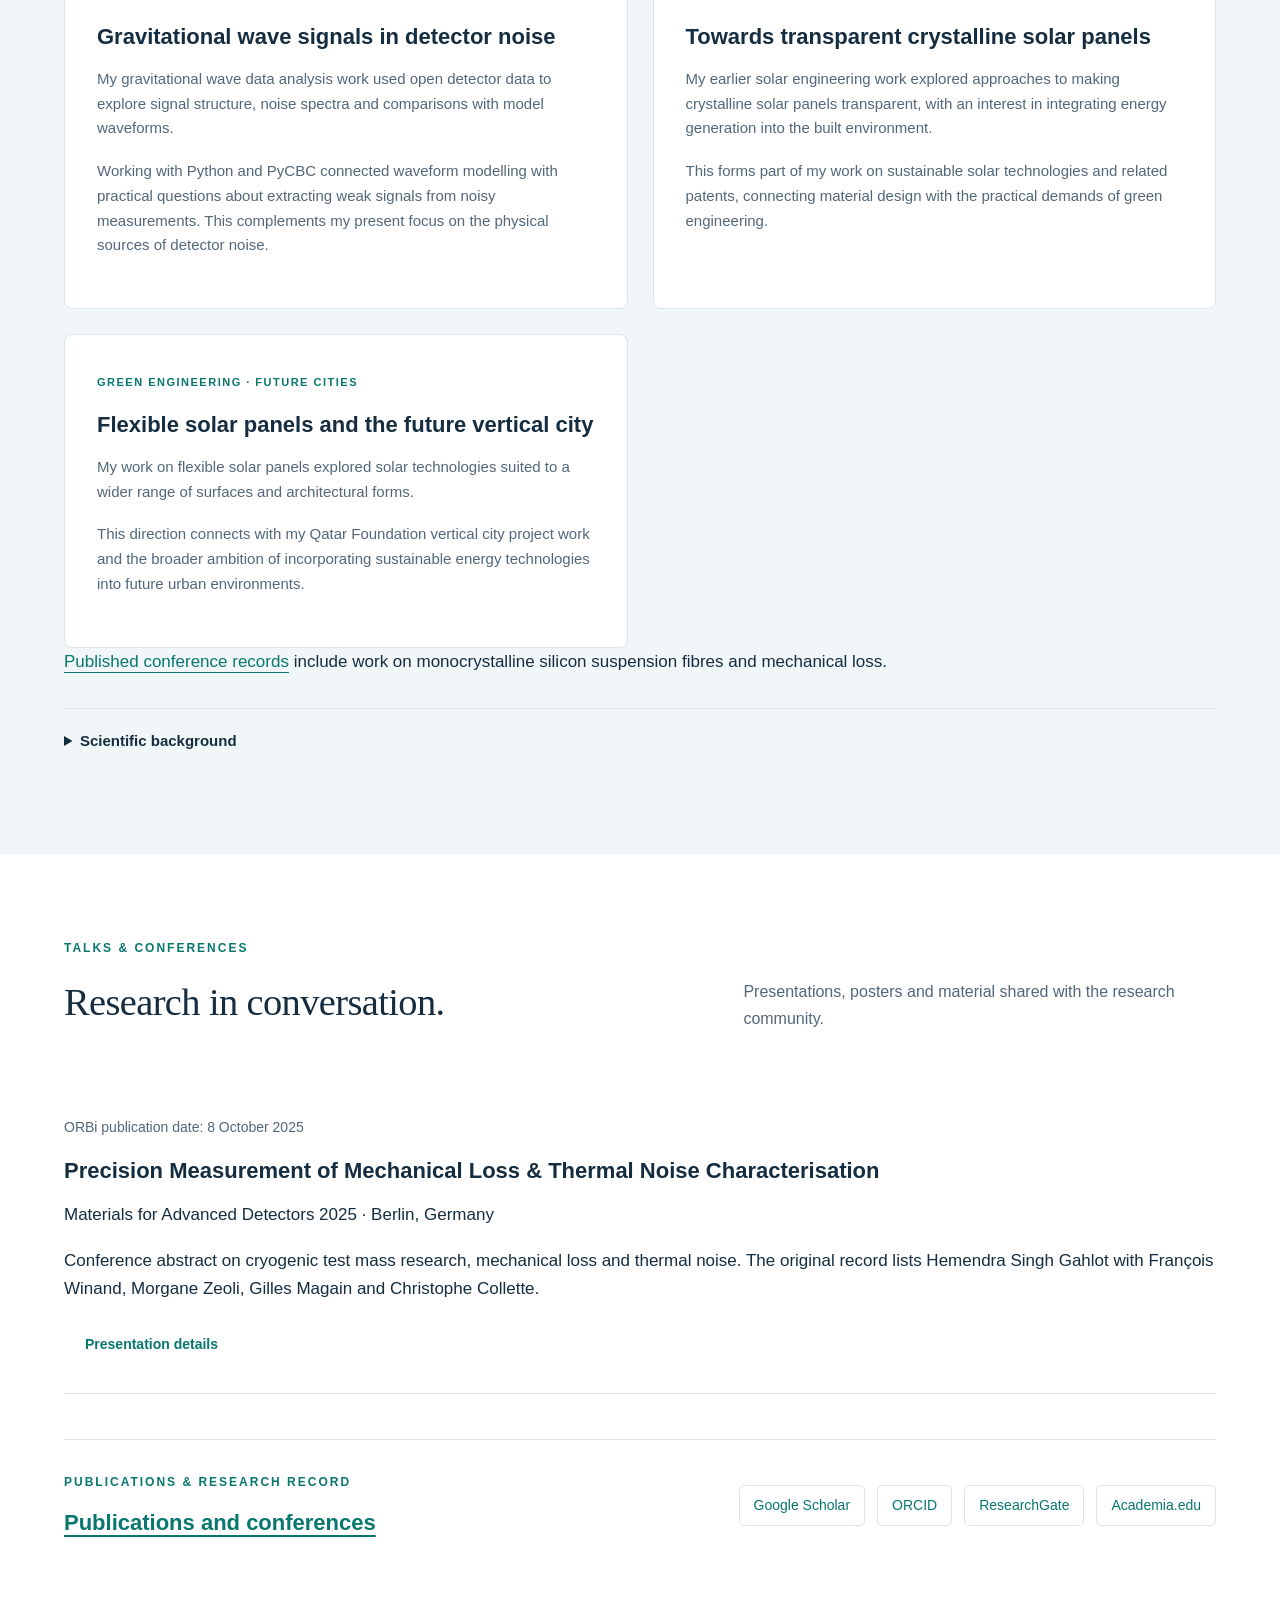
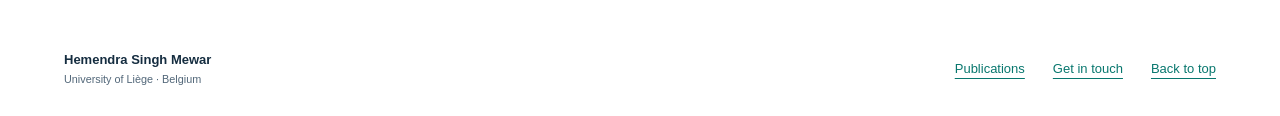
<file: research/index.html>
<!doctype html>
<html lang="en-GB"><head><meta charset="utf-8"><meta name="viewport" content="width=device-width,initial-scale=1"><title>Research and Projects | Hemendra Singh Mewar</title><meta name="description" content="Hemendra Singh Mewar’s research: Einstein Telescope, cryogenic silicon, mechanical loss and bulk thermometry, with earlier work in astrophysics and solar energy."><link rel="stylesheet" href="/styles.css"><link rel="icon" href="/favicon.svg" type="image/svg+xml">
<link rel="canonical" href="https://hemendra-singh-mewar.github.io/research/">
<meta property="og:type" content="website">
<meta property="og:title" content="Research and Projects | Hemendra Singh Mewar">
<meta property="og:description" content="Hemendra Singh Mewar’s research: Einstein Telescope, cryogenic silicon, mechanical loss and bulk thermometry, with earlier work in astrophysics and solar energy.">
<meta property="og:url" content="https://hemendra-singh-mewar.github.io/research/">
<meta property="og:site_name" content="Hemendra Singh Mewar">

<meta name="google-site-verification" content="JR2VQ8PAbptnk_IzZrtrrxwMQWZ6d4pefoogbYGWrGA" />
<meta name="author" content="Hemendra Singh Mewar">
<meta property="og:locale" content="en_GB">
<meta name="twitter:card" content="summary">
<meta name="twitter:title" content="Research and Projects | Hemendra Singh Mewar">
<meta name="twitter:description" content="Hemendra Singh Mewar’s research: Einstein Telescope, cryogenic silicon, mechanical loss and bulk thermometry, with earlier work in astrophysics and solar energy.">
<script type="application/ld+json">
{
  "@context": "https://schema.org",
  "@graph": [
    {
      "@type": "WebSite",
      "@id": "https://hemendra-singh-mewar.github.io/#website",
      "url": "https://hemendra-singh-mewar.github.io/",
      "name": "Hemendra Singh Mewar",
      "inLanguage": "en-GB",
      "publisher": {
        "@id": "https://hemendra-singh-mewar.github.io/#person"
      }
    },
    {
      "@type": "WebPage",
      "@id": "https://hemendra-singh-mewar.github.io/research/#webpage",
      "url": "https://hemendra-singh-mewar.github.io/research/",
      "name": "Research and Projects | Hemendra Singh Mewar",
      "description": "Hemendra Singh Mewar’s research: Einstein Telescope, cryogenic silicon, mechanical loss and bulk thermometry, with earlier work in astrophysics and solar energy.",
      "inLanguage": "en-GB",
      "isPartOf": {
        "@id": "https://hemendra-singh-mewar.github.io/#website"
      },
      "author": {
        "@id": "https://hemendra-singh-mewar.github.io/#person"
      },
      "about": {
        "@id": "https://hemendra-singh-mewar.github.io/#person"
      }
    }
  ]
}
</script>
</head>
<body id="top"><a class="skip" href="#main">Skip to content</a><header><a class="brand" href="/"><span class="monogram">HSM</span><span>Hemendra Singh Mewar<small>PHYSICS · PRECISION MEASUREMENT</small></span></a><nav aria-label="Main navigation"><a href="/">Home</a><a href="/research/" aria-current="page">Research &amp; Updates</a><a href="/research-insights/">Research Insights</a><a href="/about/">About &amp; Contact</a></nav></header><main id="main"><section class="page-heading"><div><p class="eyebrow">RESEARCH &amp; UPDATES</p><h1>Experiments, models<br>and recent work.</h1><p>Research projects spanning gravitational wave detectors, planetary science and sustainable energy technologies.</p></div></section><section id="research-path" class="section"><div class="reading-column"><p class="eyebrow">A CONNECTED RESEARCH PATH</p><h2>Energy, materials and precision measurement</h2><p>My background in mechanical and thermal engineering led me into renewable energy, solar thermal systems and photovoltaic technology. Earlier work on silicon solar panels, including transparent and flexible designs, brought material properties and practical energy systems into the same set of questions.</p><p>That experience now informs my approach to cryogenic gravitational wave detectors. In ET CRISTAL, I study monocrystalline silicon through mechanical loss, optical properties and bulk thermometry. The work draws on solid state physics, semiconductor physics, materials science and thermal physics to understand how a material behaves in a precision experiment.</p><p>My MSc in astrophysics and work with gravitational wave data provide the astronomical context. The research projects below show how these interests developed, from solar energy and planetary science to cryogenics and detector instrumentation.</p></div></section><section id="projects" class="section tinted"><p class="eyebrow">PROJECTS &amp; RESEARCH</p><div class="section-intro"><h2>From planetary interiors<br>to precision instruments.</h2><p>My current research focuses on thermal noise and cryogenic detector technology. Earlier projects explored planetary habitability, gravitational wave data analysis and solar engineering, bringing together materials, energy and measurement.</p></div><div class="project-grid"><article class="project" id="et-cristal"><span class="number">EINSTEIN TELESCOPE · CURRENT RESEARCH</span><h3>ET CRISTAL and cryogenic silicon</h3><p>At the University of Liège’s Precision Mechatronics Laboratory, my work within ET CRISTAL brings together silicon characterisation, mechanical loss measurements and optical bulk thermometry for cryogenic gravitational wave detectors.</p><p>These experiments address thermal noise through the properties of the test mass, its suspension and its measurement environment. They connect cryogenics and thermal physics with precision measurement.</p><a class="text-link" href="/research-insights/#mechanical-loss">Mechanical loss and thermal noise</a><p><a href="https://www.pml.uliege.be/">Precision Mechatronics Laboratory</a> · <a href="https://www.etest-emr.eu/">E-TEST project</a></p></article>
<article class="project"><span class="number">OPTICAL MODELLING</span><h3>Silicon slab ray tracing</h3><p>An interactive ray tracing tool for separating front and back surface reflections in silicon. It supports the optical geometry of bulk thermometry, which helps establish the operating temperature used in loss and thermal noise studies.</p><a class="text-link" href="https://github.com/Hemendra-singh-mewar/silicon-slab-ray-tracing-simulator">Explore the repository</a></article>
<article class="project"><span class="number">MATERIAL CHARACTERISATION</span><h3>Resistivity mapping</h3><p>A proposed four-point probe measurement plan for comparing electrical uniformity across silicon samples. Resistivity provides context for carrier-related absorption and heating studies; it does not by itself determine mechanical loss or thermal noise.</p><a class="text-link" href="https://github.com/Hemendra-singh-mewar/Resistivity_Measurement">Explore the repository</a></article>
<article class="project"><span class="number">ATOMISTIC MODELLING · RESEARCH DIRECTION</span><h3>Silicon modelling with LAMMPS</h3><p>A proposed molecular dynamics study of silicon, exploring how atomic structure and temperature affect elastic response and heat transport. The aim is to connect microscopic behaviour with material inputs for thermal noise models.</p><p>Classical molecular dynamics requires careful validation at cryogenic temperatures, where quantum effects become important. A thermal conductivity calculation alone is not a prediction of detector Brownian noise.</p><a class="text-link" href="https://docs.lammps.org/latest/Howto_kappa.html">LAMMPS thermal transport methods</a></article>
<article class="project" id="cardiff-tcs"><span class="number">CARDIFF UNIVERSITY · MSc PROJECT</span><h3>Thermal compensation for gravitational wave detectors</h3><p>My Cardiff MSc project investigated shorter wavelength laser heating for thermal compensation systems (TCS), using COMSOL to model absorption, heat deposition and temperature distributions in interferometer optics.</p><p>The study explored heating in the 2 to 5 µm range and its application to correcting thermal distortion. It provided the thermal modelling background that now informs my work on cryogenic silicon and detector sensitivity.</p></article>
<article class="project" id="electrostatic-drive"><span class="number">EXPERIMENT DEVELOPMENT</span><h3>Electrostatic excitation and ringdown</h3><p>Developing a non-contact drive for mechanical loss measurements in silicon. Separating intrinsic material loss from suspension, gas and actuator-related damping is essential before using measured quality factors to inform thermal noise models.</p><a class="text-link" href="/#research">Mechanical loss research</a></article>
<article class="project" id="silicon-suspensions"><span class="number">CRYOGENIC SUSPENSIONS</span><h3>Monocrystalline silicon suspension fibres</h3><p>Research interests in monocrystalline silicon suspension elements bring together strength, surface quality, heat extraction and mechanical dissipation. The challenge is to support and cool a test mass while limiting suspension thermal noise.</p><a class="text-link" href="https://dcc.ligo.org/LIGO-P1500011/public">Related silicon suspension research</a></article>
<article class="project" id="exoplanet-habitability"><span class="number">ASTROBIOLOGY · PLANETARY SCIENCE</span><h3>Planetary formation, exocontinents and habitability</h3><p>During my Cardiff microproject with Dr Jane Greaves, I explored how the composition and thermal evolution of rocky exoplanets could influence continental formation and habitability.</p><p>The work brought together stellar elemental abundances, radiogenic heating, mantle convection and thermal strain. It connected planetary interior modelling with the astrobiological question of which environments might support life.</p></article>
<article class="project" id="gravitational-wave-analysis"><span class="number">ASTROPHYSICS · DATA ANALYSIS</span><h3>Gravitational wave signals in detector noise</h3><p>My gravitational wave data analysis work used open detector data to explore signal structure, noise spectra and comparisons with model waveforms.</p><p>Working with Python and PyCBC connected waveform modelling with practical questions about extracting weak signals from noisy measurements. This complements my present focus on the physical sources of detector noise.</p></article>
<article class="project" id="transparent-solar-panels"><span class="number">SOLAR ENGINEERING · MATERIALS</span><h3>Towards transparent crystalline solar panels</h3><p>My earlier solar engineering work explored approaches to making crystalline solar panels transparent, with an interest in integrating energy generation into the built environment.</p><p>This forms part of my work on sustainable solar technologies and related patents, connecting material design with the practical demands of green engineering.</p></article>
<article class="project" id="flexible-solar-panels"><span class="number">GREEN ENGINEERING · FUTURE CITIES</span><h3>Flexible solar panels and the future vertical city</h3><p>My work on flexible solar panels explored solar technologies suited to a wider range of surfaces and architectural forms.</p><p>This direction connects with my Qatar Foundation vertical city project work and the broader ambition of incorporating sustainable energy technologies into future urban environments.</p></article>
</div><p><a href="/publications/">Published conference records</a> include work on monocrystalline silicon suspension fibres and mechanical loss.</p><details class="research-reading"><summary>Scientific background</summary><p>Background literature and methods, separate from my own project outputs.</p><ul><li><a href="https://doi.org/10.1103/PhysRevD.42.2437">Saulson: Thermal noise in mechanical experiments</a></li><li><a href="https://arxiv.org/abs/gr-qc/9707013">Levin: Internal thermal noise in the LIGO test masses</a></li><li><a href="https://docs.lammps.org/latest/Howto_kappa.html">LAMMPS: thermal conductivity methods</a></li></ul></details></section><section id="talks" class="section"><p class="eyebrow">TALKS &amp; CONFERENCES</p><div class="section-intro"><h2>Research in conversation.</h2><p>Presentations, posters and material shared with the research community.</p></div><div id="talk-list" class="talk-list"><article class="talk"><time datetime="2025-10-08">ORBi publication date: 8 October 2025</time><h3>Precision Measurement of Mechanical Loss &amp; Thermal Noise Characterisation</h3><p>Materials for Advanced Detectors 2025 · Berlin, Germany</p><p>Conference abstract listed under Hemendra Singh Gahlot, with François Winand, Morgane Zeoli, Gilles Magain and Christophe Collette.</p><a class="text-link" href="https://orbi.uliege.be/handle/2268/340116">View the institutional record</a></article></div>
<div class="publication-row"><div><p class="eyebrow">PUBLICATIONS &amp; RESEARCH RECORD</p><h3><a href="/publications/">Publications and conferences</a></h3></div><div class="profile-links"><a href="https://scholar.google.com/citations?user=SB69VpgAAAAJ&amp;hl=en">Google Scholar</a><a href="https://orcid.org/0009-0005-9758-2768">ORCID</a><a href="https://www.researchgate.net/profile/Hemendra-Singh-Mewar">ResearchGate</a><a href="https://hemendrasingh.academia.edu/">Academia.edu</a></div></div></section></main><footer><span>Hemendra Singh Mewar<small>University of Liège · Belgium</small></span><a href="/publications/">Publications</a><a href="/about/#contact">Get in touch</a><a href="#top">Back to top</a></footer><script src="/script.js" defer></script></body></html>
</file>
<file: styles.css>
:root{--navy:#0c2234;--deep:#071a2a;--ink:#152d40;--muted:#526779;--teal:#64d8cd;--blue:#08776e;--line:#dbe5eb;--pale:#f1f6f8}*{box-sizing:border-box}html{scroll-behavior:smooth;scroll-padding-top:110px}body{margin:0;font-family:Inter,Arial,sans-serif;font-size:17px;line-height:1.65;color:var(--ink);background:white}a{color:var(--blue);text-underline-offset:5px}a:hover{text-decoration:underline}a:focus-visible{outline:3px solid #df903e;outline-offset:6px}header{position:sticky;top:0;z-index:5;display:flex;align-items:center;justify-content:space-between;gap:25px;padding:19px max(5vw,24px);background:#fffefc;border-bottom:1px solid var(--line)}.brand{display:flex;align-items:center;gap:13px;color:var(--ink);font-weight:700;text-decoration:none;font-size:17px}.brand small{display:block;font-size:10px;letter-spacing:1.5px;font-weight:500;color:var(--muted)}.monogram{display:grid;place-items:center;background:var(--navy);color:var(--teal);width:43px;height:43px;border-radius:50%;font-family:Georgia,serif;font-size:18px}nav{display:flex;gap:25px}nav a{text-decoration:none;font-size:14px;font-weight:600;color:var(--muted)}.hero{color:white;background:radial-gradient(ellipse at 85% 15%,#174c5c 0,transparent 55%),var(--deep);padding:76px max(5vw,24px) 95px}.hero-inner{max-width:1200px;margin:auto;display:grid;grid-template-columns:1.4fr 1fr;gap:70px;align-items:center}.eyebrow{font-size:12px;letter-spacing:2px;font-weight:700;color:var(--blue);margin:0 0 22px}.hero .eyebrow,.contact .eyebrow,.feature .eyebrow{color:var(--teal)}h1{font-family:Georgia,serif;font-size:clamp(45px,5.8vw,80px);font-weight:400;line-height:1.06;letter-spacing:-2px;margin:0 0 26px}.period{color:var(--teal)}.hero-sub{font-size:25px;line-height:1.4;color:#e3f4f5;font-weight:500;margin-bottom:19px}.hero-copy{max-width:510px;color:#bdcfda;font-size:17px}.buttons{display:flex;flex-wrap:wrap;gap:13px;margin-top:30px}.button{padding:12px 21px;border-radius:5px;text-decoration:none;font-size:14px;font-weight:700;display:inline-block}.button:hover{filter:brightness(1.08);text-decoration:none}.primary{background:var(--teal);color:var(--deep)}.ghost{border:1px solid #617b8d;color:#edf6f9}.profile{border:1px solid #527486;border-radius:12px;overflow:hidden;background:#143044}.initials{height:205px;display:grid;place-items:center;font-family:Georgia,serif;font-size:90px;letter-spacing:10px;background:linear-gradient(140deg,#245668,#102c41);color:#cae9e8;border-bottom:1px solid #527486}.profile-copy{padding:28px}.profile-copy .eyebrow{font-size:10px;margin-bottom:14px}.profile h2{font:normal 29px/1.35 Georgia,serif;margin:0 0 19px}.profile p{font-size:14px;color:#c4d7e1}.profile a{font-size:12px;color:var(--teal)}.context-strip{margin:0 auto;max-width:1200px;display:grid;grid-template-columns:1fr 1.3fr 1fr;padding:30px 25px;border-bottom:1px solid var(--line);gap:25px}.context-strip span{font-size:16px;font-weight:700}.context-strip small{display:block;color:var(--muted);font-weight:400;font-size:13px}.section{padding:85px max(5vw,24px)}.section>*{max-width:1200px;margin-left:auto;margin-right:auto}.section>.eyebrow{margin-bottom:20px}h2{font:normal clamp(30px,3vw,42px)/1.22 Georgia,serif;letter-spacing:-.6px;margin:0 0 23px}h3{font-size:22px;line-height:1.35;margin:15px 0}p{margin:0 0 18px}.section-intro{display:grid;grid-template-columns:1.3fr 1fr;gap:65px;align-items:start;margin-bottom:38px}.section-intro p{color:var(--muted);font-size:16px}.cards{display:grid;grid-template-columns:repeat(3,1fr);gap:22px}.card{border:1px solid var(--line);border-radius:8px;padding:30px 27px;display:flex;flex-direction:column;border-top:3px solid #349b99}.number{font-size:11px;letter-spacing:1.5px;color:var(--blue);font-weight:700}.card p,.project p{font-size:15px;color:var(--muted)}.tags{display:flex;gap:7px;flex-wrap:wrap;margin-top:auto;padding-top:14px}.tags span{font-size:11px;background:#eaf3f4;padding:4px 9px;border-radius:3px}.feature{display:grid;grid-template-columns:1fr 1.3fr;gap:60px;background:var(--navy);color:white;border-radius:9px;padding:42px;margin-top:40px}.feature h3{font:normal 30px/1.3 Georgia,serif}.feature p{color:#c5d5df;font-size:15px}.feature .text-link{color:var(--teal)}.text-link{font-size:14px;font-weight:700}.tinted{background:var(--pale)}.project-grid{display:grid;grid-template-columns:1fr 1fr;gap:25px}.project{background:white;border:1px solid var(--line);padding:32px;border-radius:8px}.publication-row{border-top:1px solid var(--line);padding-top:33px;margin-top:45px;display:flex;gap:35px;justify-content:space-between;align-items:center}.publication-row .eyebrow{margin:0}.publication-row h3{margin-bottom:0}.profile-links{display:flex;gap:12px;flex-wrap:wrap}.profile-links a{border:1px solid var(--line);border-radius:5px;padding:8px 14px;font-size:14px;text-decoration:none}.profile-links a:hover{background:var(--pale)}.empty{padding:28px;border:1px dashed #bacbd5;border-radius:6px;color:var(--muted);font-size:15px}.talk{border-bottom:1px solid var(--line);padding:25px 0}.talk time{font-size:14px;color:var(--muted)}.talk img{width:100%;max-width:600px;border-radius:7px}.about{display:grid;grid-template-columns:1.4fr 1fr;gap:90px}.about p{font-size:16px;color:var(--muted)}.timeline{border-left:1px solid #b8ccd6;padding-left:33px}.timeline article{padding-bottom:25px}.timeline span{font-size:11px;letter-spacing:1.6px;color:var(--blue);font-weight:700}.timeline h3{margin:8px 0}.contact{background:var(--navy);color:white;padding:70px max(5vw,24px);text-align:center}.contact p:not(.eyebrow){max-width:590px;margin:auto;color:#bed2de;font-size:16px}.contact h2{font-size:44px}.contact .buttons{justify-content:center}footer{display:flex;align-items:center;gap:28px;padding:27px max(5vw,24px);font-size:13px}footer span{margin-right:auto;font-weight:700}footer small{display:block;font-weight:400;color:var(--muted)}.skip{position:absolute;top:-100px;left:10px;padding:12px;background:white;z-index:10}.skip:focus{top:5px}@media(min-width:1500px){.section{padding-left:calc((100vw - 1200px)/2);padding-right:calc((100vw - 1200px)/2)}}@media(max-width:850px){header{position:relative;flex-wrap:wrap}nav{gap:20px;flex-wrap:wrap}.hero{padding-top:45px}.hero-inner{gap:30px;grid-template-columns:1.2fr 1fr}h1{font-size:49px}.cards{grid-template-columns:1fr}.section-intro{gap:25px}.about{gap:35px}.context-strip{padding:25px}.feature{gap:30px;padding:30px}.publication-row{display:block}.profile-links{margin-top:20px}}@media(max-width:600px){body{font-size:16px}header{padding:16px 20px}nav{gap:20px}nav a{font-size:13px}.hero-inner,.section-intro,.feature,.project-grid,.about{grid-template-columns:1fr}.hero{padding:38px 22px}.hero-inner{gap:35px}.hero-sub{font-size:22px}.profile{display:grid;grid-template-columns:85px 1fr}.initials{height:100%;font-size:28px;letter-spacing:0;border-bottom:0}.profile-copy{padding:22px}.profile h2{font-size:23px}.context-strip{grid-template-columns:1fr;gap:15px}.context-strip span{font-size:14px}.section{padding:50px 22px}.section-intro{gap:0}.feature{gap:10px}.contact{padding:50px 22px}.contact h2{font-size:34px}footer{flex-wrap:wrap;gap:15px}footer span{width:100%}}@media(prefers-reduced-motion:reduce){html{scroll-behavior:auto}}
.monogram{font-size:14px;flex-shrink:0}.initials{font-size:76px;letter-spacing:5px}.research-reading{margin-top:32px;border-top:1px solid var(--line);padding-top:20px;color:var(--muted);font-size:15px}.research-reading summary{cursor:pointer;font-weight:700;color:var(--ink);margin-bottom:16px}@media(max-width:600px){.initials{font-size:24px;letter-spacing:0}}

nav a[aria-current="page"]{color:var(--blue);text-decoration:underline;text-decoration-thickness:2px}.page-heading{background:var(--deep);color:white;padding:70px max(5vw,24px)}.page-heading>div{max-width:1200px;margin:auto}.page-heading .eyebrow{color:var(--teal)}.page-heading h1{font-size:clamp(36px,5vw,64px);max-width:950px;line-height:1.12}.page-heading p:last-child{max-width:730px;color:#c5d5df}.reading-column{max-width:800px}.explainer{padding:20px 0 44px;margin-bottom:36px;border-bottom:1px solid var(--line);scroll-margin-top:110px}.explainer p{color:var(--muted)}.card h2{font-size:28px}.card .text-link{margin-top:auto}.page-heading+.about{padding-top:65px}@media(max-width:600px){.page-heading{padding:42px 22px}nav{gap:12px 18px}.explainer{scroll-margin-top:24px}}
</file>
